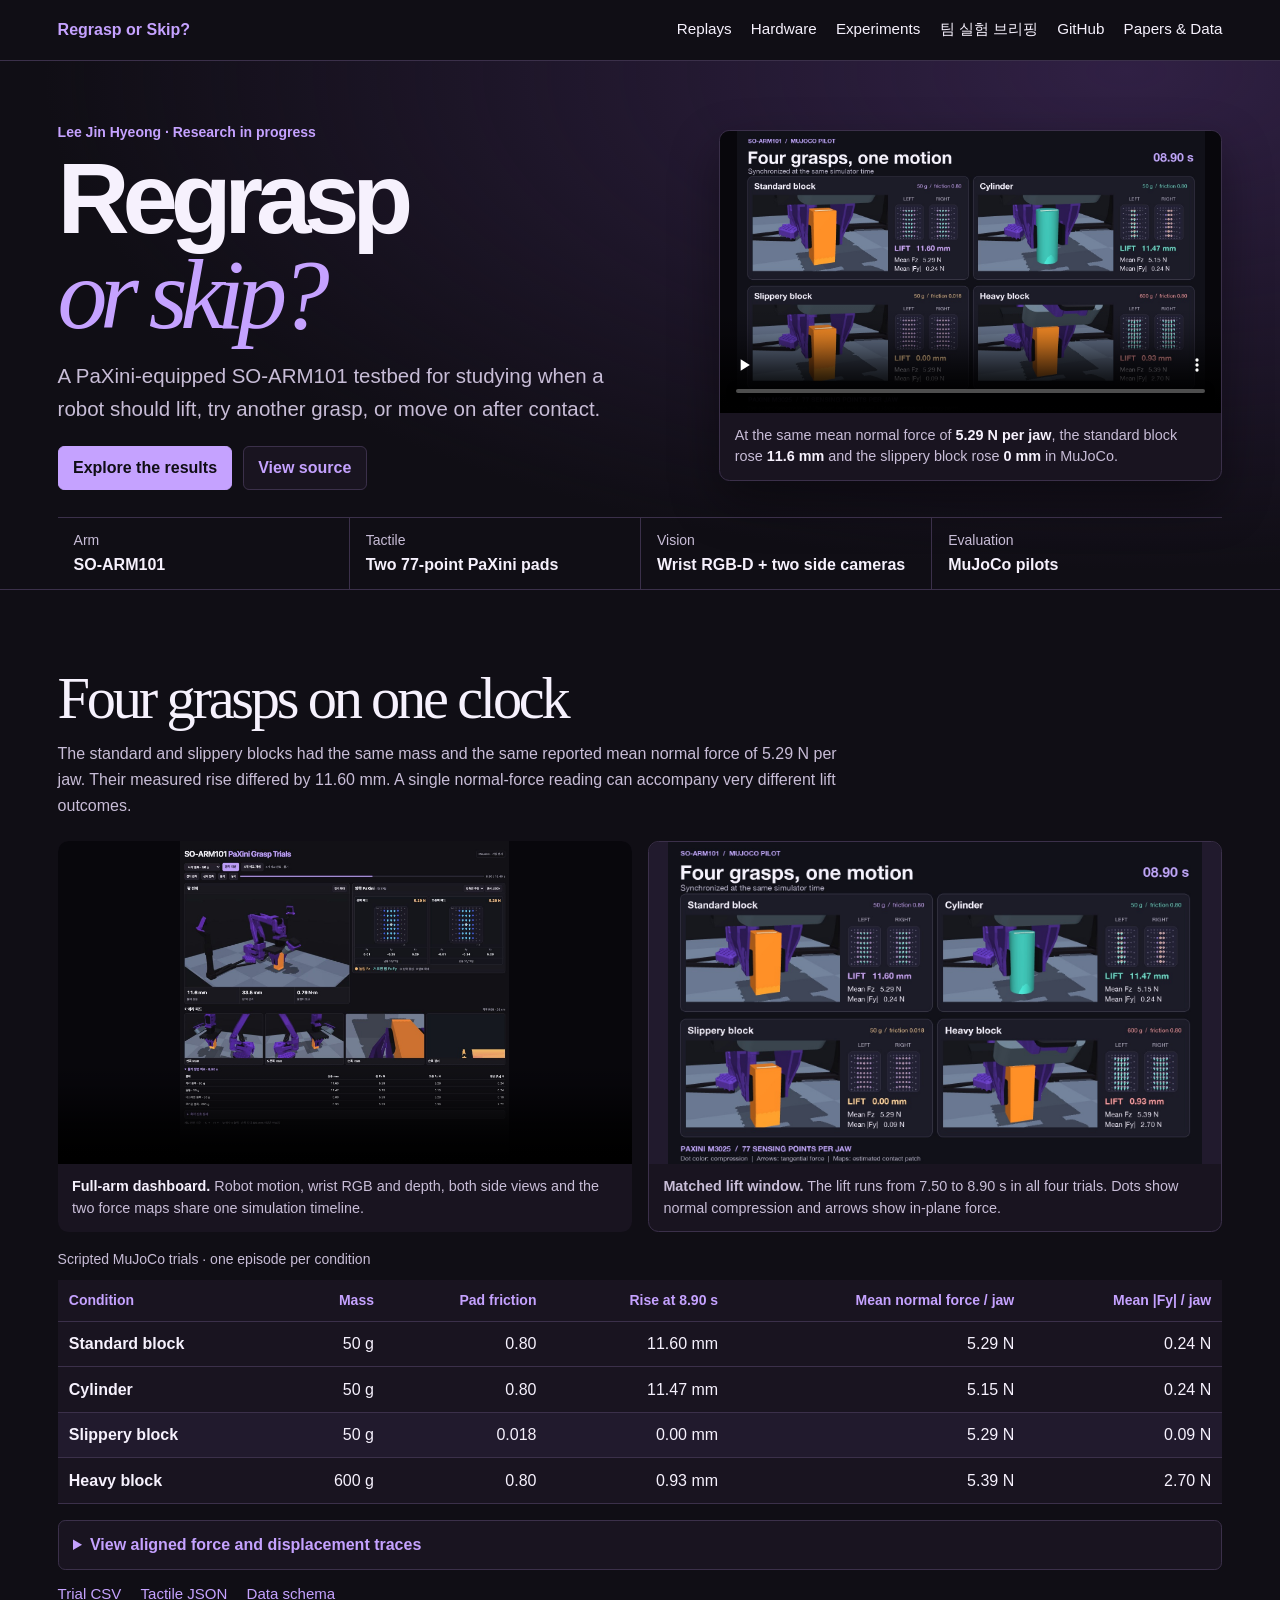
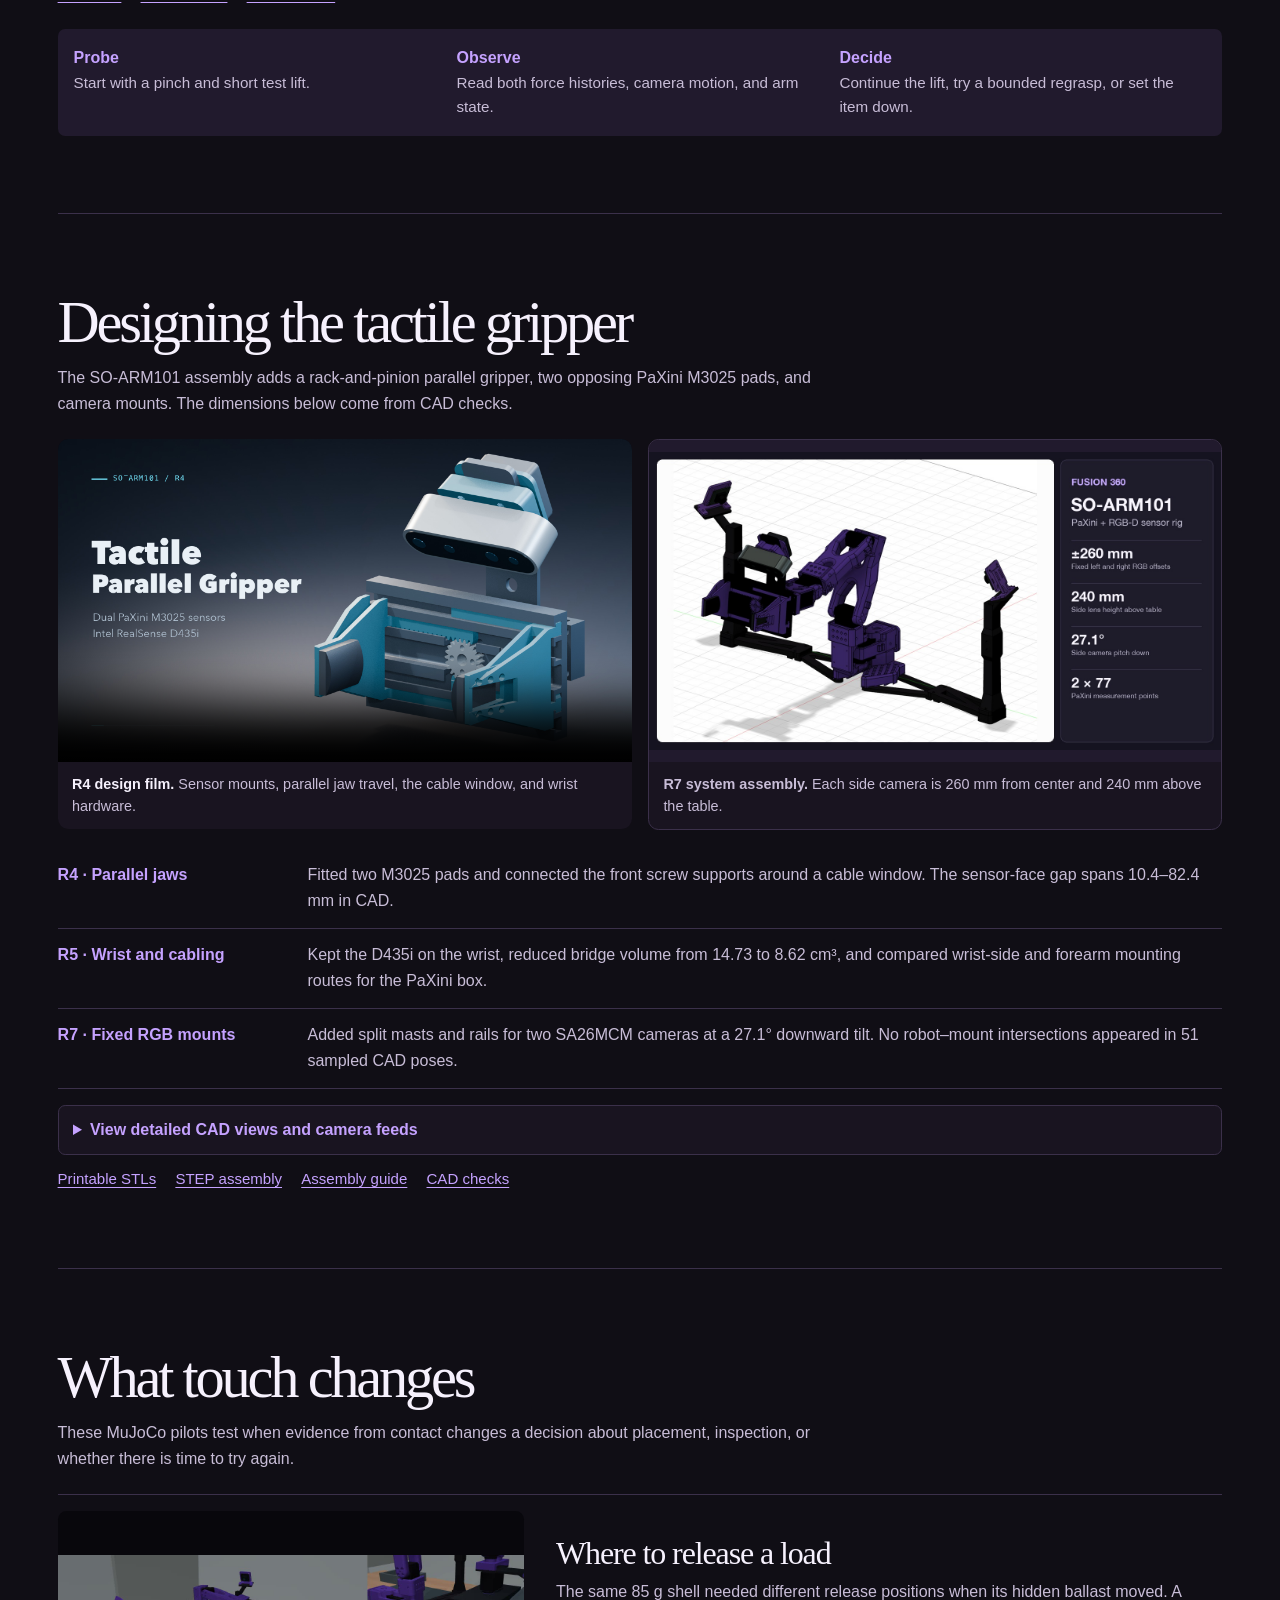
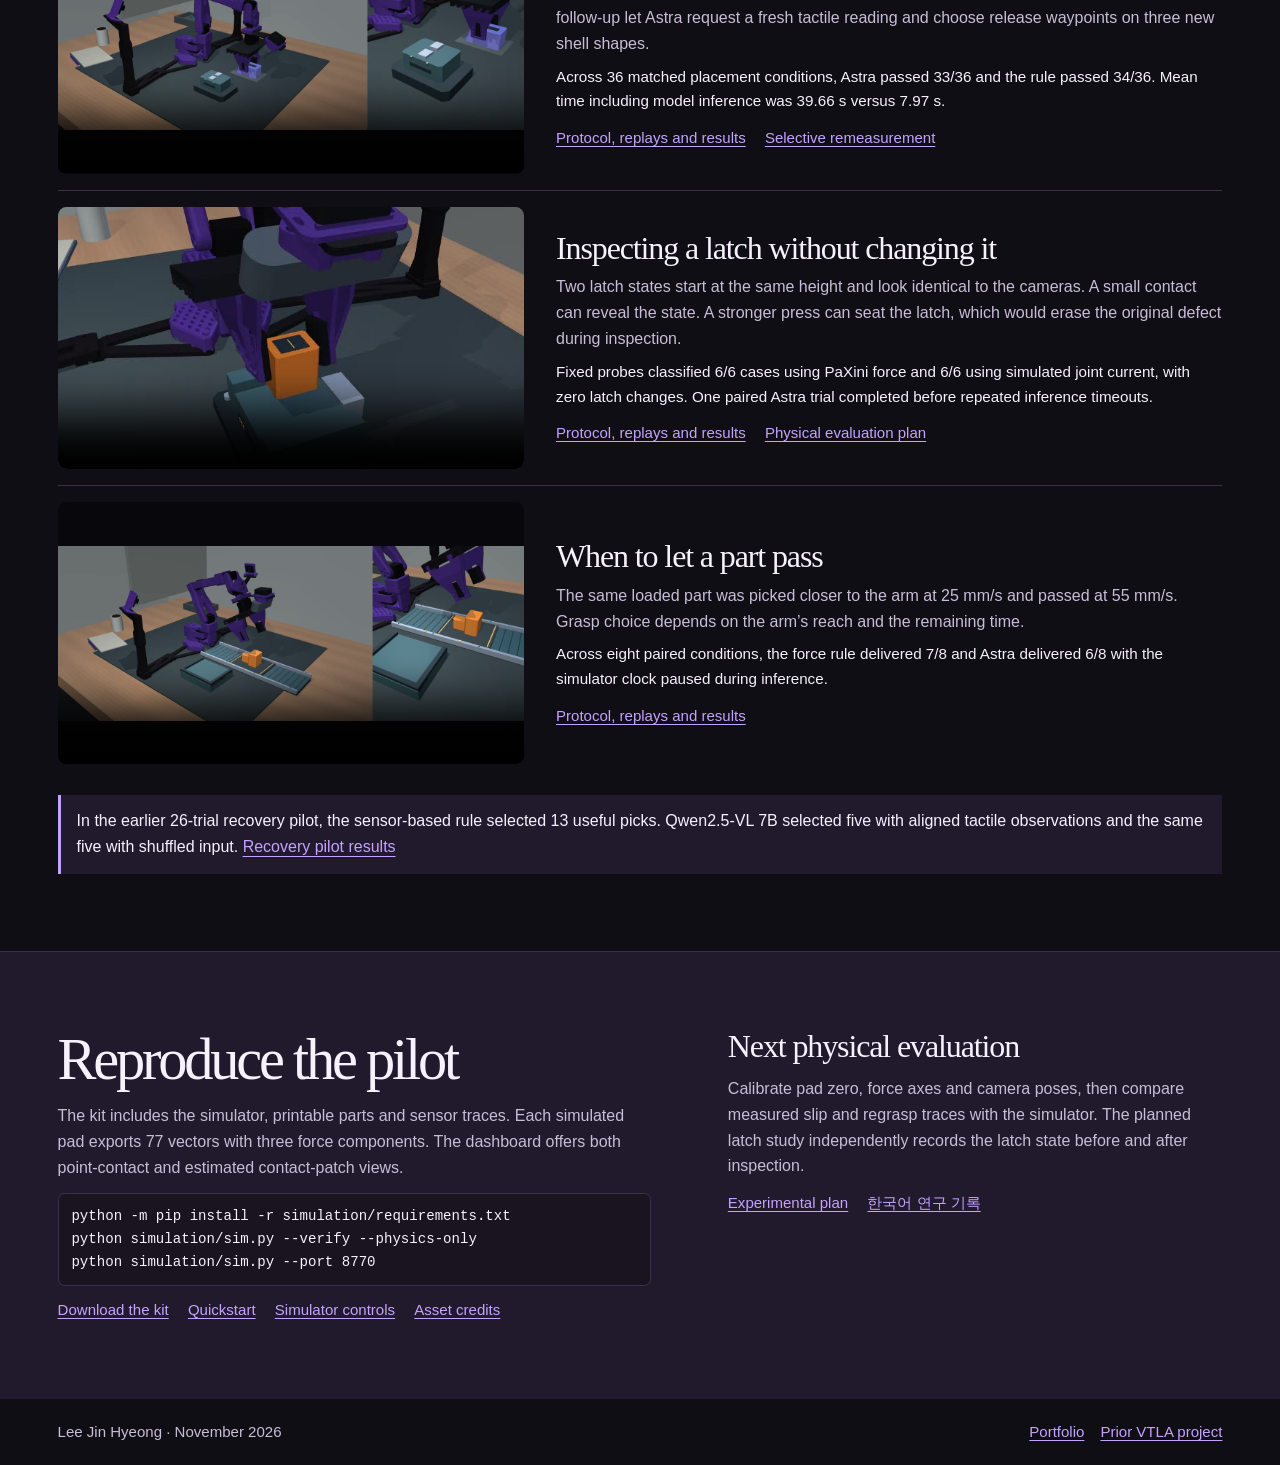
<file: index.html>
<!doctype html>
<html lang="en">
<head>
  <meta charset="utf-8">
  <meta name="viewport" content="width=device-width, initial-scale=1">
  <meta name="theme-color" content="#100e15">
  <meta name="description" content="An in-progress SO-ARM101 research project exploring how tactile feedback can guide manipulation decisions after contact.">
  <meta property="og:title" content="Regrasp or Skip?">
  <meta property="og:description" content="PaXini gripper CAD, synchronized MuJoCo replays, and tactile probing experiments by Lee Jin Hyeong.">
  <title>Regrasp or Skip? · Lee Jin Hyeong</title>
  <link rel="stylesheet" href="site.css?v=2">
</head>
<body>
  <a class="skip" href="#main">Skip to content</a>
  <header class="top wrap">
    <a class="wordmark" href="#main">Regrasp or Skip?</a>
    <nav aria-label="Page sections">
      <a href="#demo">Replays</a>
      <a href="#hardware">Hardware</a>
      <a href="#experiments">Experiments</a>
      <a href="briefing/" lang="ko">팀 실험 브리핑</a>
      <a href="https://github.com/jhyeong687/tactile-grasp-agent">GitHub</a>
      <a href="research/">Papers &amp; Data</a>
    </nav>
  </header>

  <main id="main">
    <section class="hero">
      <div class="wrap hero-grid">
        <div>
          <p class="label">Lee Jin Hyeong · Research in progress</p>
          <h1>Regrasp <em>or skip?</em></h1>
          <p class="deck">A PaXini-equipped SO-ARM101 testbed for studying when a robot should lift, try another grasp, or move on after contact.</p>
          <div class="actions">
            <a class="button primary" href="#demo">Explore the results</a>
            <a class="button" href="https://github.com/jhyeong687/tactile-grasp-agent">View source</a>
          </div>
        </div>
        <figure class="hero-figure player">
          <video src="assets/so101-four-grasps.mp4" poster="assets/grasp-comparison.jpg" controls playsinline muted preload="none" aria-label="Four synchronized MuJoCo grasps and PaXini maps"></video>
          <figcaption>At the same mean normal force of <strong>5.29 N per jaw</strong>, the standard block rose <strong>11.6 mm</strong> and the slippery block rose <strong>0 mm</strong> in MuJoCo.</figcaption>
        </figure>
        <dl class="facts">
          <div><dt>Arm</dt><dd>SO-ARM101</dd></div>
          <div><dt>Tactile</dt><dd>Two 77-point PaXini pads</dd></div>
          <div><dt>Vision</dt><dd>Wrist RGB-D + two side cameras</dd></div>
          <div><dt>Evaluation</dt><dd>MuJoCo pilots</dd></div>
        </dl>
      </div>
    </section>

    <section class="wrap chapter" id="demo">
      <div class="section-intro">
        <h2>Four grasps on one clock</h2>
        <p>The standard and slippery blocks had the same mass and the same reported mean normal force of 5.29 N per jaw. Their measured rise differed by 11.60 mm. A single normal-force reading can accompany very different lift outcomes.</p>
      </div>
      <div class="media-grid">
        <figure class="player">
          <video src="assets/so101-dashboard-synchronized-replay.mp4" poster="assets/mujoco-dashboard.jpg" controls playsinline muted preload="none" aria-label="Full arm, four camera feeds and PaXini dashboard replay"></video>
          <figcaption><strong>Full-arm dashboard.</strong> Robot motion, wrist RGB and depth, both side views and the two force maps share one simulation timeline.</figcaption>
        </figure>
        <figure class="plate">
          <img src="assets/grasp-comparison.jpg" alt="Synchronized comparison of a standard block, cylinder, slippery block and heavy block at the end of the lift window" loading="lazy">
          <figcaption><strong>Matched lift window.</strong> The lift runs from 7.50 to 8.90 s in all four trials. Dots show normal compression and arrows show in-plane force.</figcaption>
        </figure>
      </div>
      <div class="table-scroll" role="region" aria-label="Four grasp measurements" tabindex="0">
        <table>
          <caption>Scripted MuJoCo trials · one episode per condition</caption>
          <thead><tr><th scope="col">Condition</th><th scope="col">Mass</th><th scope="col">Pad friction</th><th scope="col">Rise at 8.90 s</th><th scope="col">Mean normal force / jaw</th><th scope="col">Mean |Fy| / jaw</th></tr></thead>
          <tbody>
            <tr><th scope="row">Standard block</th><td>50 g</td><td>0.80</td><td>11.60 mm</td><td>5.29 N</td><td>0.24 N</td></tr>
            <tr><th scope="row">Cylinder</th><td>50 g</td><td>0.80</td><td>11.47 mm</td><td>5.15 N</td><td>0.24 N</td></tr>
            <tr class="emphasis"><th scope="row">Slippery block</th><td>50 g</td><td>0.018</td><td>0.00 mm</td><td>5.29 N</td><td>0.09 N</td></tr>
            <tr><th scope="row">Heavy block</th><td>600 g</td><td>0.80</td><td>0.93 mm</td><td>5.39 N</td><td>2.70 N</td></tr>
          </tbody>
        </table>
      </div>
      <details class="traces">
        <summary>View aligned force and displacement traces</summary>
        <img src="assets/pilot-force-traces.png" alt="Time traces comparing grip force, tangential force and object rise across four grasp conditions" loading="lazy">
      </details>
      <div class="inline-links">
        <a href="https://github.com/jhyeong687/tactile-grasp-agent/blob/main/data/trial-traces.csv">Trial CSV</a>
        <a href="https://github.com/jhyeong687/tactile-grasp-agent/blob/main/data/tactile-pilot.json">Tactile JSON</a>
        <a href="https://github.com/jhyeong687/tactile-grasp-agent/blob/main/data/README.md">Data schema</a>
      </div>
      <ol class="pipeline" aria-label="Recovery experiment sequence">
        <li><strong>Probe</strong><span>Start with a pinch and short test lift.</span></li>
        <li><strong>Observe</strong><span>Read both force histories, camera motion, and arm state.</span></li>
        <li><strong>Decide</strong><span>Continue the lift, try a bounded regrasp, or set the item down.</span></li>
      </ol>
    </section>

    <section class="wrap chapter" id="hardware">
      <div class="section-intro">
        <h2>Designing the tactile gripper</h2>
        <p>The SO-ARM101 assembly adds a rack-and-pinion parallel gripper, two opposing PaXini M3025 pads, and camera mounts. The dimensions below come from CAD checks.</p>
      </div>
      <div class="media-grid">
        <figure class="player">
          <video src="assets/so101-gripper-r4.mp4" poster="assets/gripper-r4.jpg" controls playsinline muted preload="none" aria-label="R4 tactile gripper CAD design film"></video>
          <figcaption><strong>R4 design film.</strong> Sensor mounts, parallel jaw travel, the cable window, and wrist hardware.</figcaption>
        </figure>
        <figure class="plate">
          <img src="assets/fusion-r7-system.jpg" alt="Fusion CAD of the SO-ARM101 with parallel tactile jaws and two RGB cameras on violet stands" loading="lazy">
          <figcaption><strong>R7 system assembly.</strong> Each side camera is 260 mm from center and 240 mm above the table.</figcaption>
        </figure>
      </div>
      <dl class="design-rows">
        <div><dt>R4 · Parallel jaws</dt><dd>Fitted two M3025 pads and connected the front screw supports around a cable window. The sensor-face gap spans 10.4–82.4 mm in CAD.</dd></div>
        <div><dt>R5 · Wrist and cabling</dt><dd>Kept the D435i on the wrist, reduced bridge volume from 14.73 to 8.62 cm³, and compared wrist-side and forearm mounting routes for the PaXini box.</dd></div>
        <div><dt>R7 · Fixed RGB mounts</dt><dd>Added split masts and rails for two SA26MCM cameras at a 27.1° downward tilt. No robot–mount intersections appeared in 51 sampled CAD poses.</dd></div>
      </dl>
      <details class="traces">
        <summary>View detailed CAD views and camera feeds</summary>
        <div class="media-grid">
          <figure class="plate"><img src="assets/fusion-hardware-details.jpg" alt="Close Fusion CAD views of the R4 jaws and violet SA26MCM mount" loading="lazy"><figcaption>Gripper and fixed-camera mounts.</figcaption></figure>
          <figure class="plate"><img src="assets/camera-views.jpg" alt="Four matched views from the two side cameras, wrist RGB and wrist depth" loading="lazy"><figcaption>Left RGB, right RGB, wrist RGB and depth.</figcaption></figure>
        </div>
      </details>
      <div class="inline-links"><a href="https://github.com/jhyeong687/tactile-grasp-agent/tree/main/cad/rgb-26cm/STL">Printable STLs</a><a href="https://github.com/jhyeong687/tactile-grasp-agent/blob/main/cad/rgb-26cm/mount-assembly.step">STEP assembly</a><a href="https://github.com/jhyeong687/tactile-grasp-agent/blob/main/cad/README.md">Assembly guide</a><a href="https://github.com/jhyeong687/tactile-grasp-agent/blob/main/data/cad-clearance.json">CAD checks</a></div>
    </section>

    <section class="wrap chapter" id="experiments">
      <div class="section-intro">
        <h2>What touch changes</h2>
        <p>These MuJoCo pilots test when evidence from contact changes a decision about placement, inspection, or whether there is time to try again.</p>
      </div>
      <article class="study" id="placement">
        <video controls playsinline muted preload="none" src="assets/placement.mp4" poster="assets/placement-poster.jpg" aria-label="Where to release a load simulation replay"></video>
        <div class="study-copy">
          <h3>Where to release a load</h3>
          <p>The same 85 g shell needed different release positions when its hidden ballast moved. A follow-up let Astra request a fresh tactile reading and choose release waypoints on three new shell shapes.</p>
          <p class="result">Across 36 matched placement conditions, Astra passed 33/36 and the rule passed 34/36. Mean time including model inference was 39.66 s versus 7.97 s.</p>
          <div class="inline-links"><a href="https://github.com/jhyeong687/tactile-grasp-agent/blob/main/docs/stacking-astra-free-placement.ko.md">Protocol, replays and results</a><a href="https://github.com/jhyeong687/tactile-grasp-agent/blob/main/docs/stacking-selective-recheck.ko.md">Selective remeasurement</a></div>
        </div>
      </article>
      <article class="study" id="latch">
        <video controls playsinline muted preload="none" src="assets/latch-inspection.mp4" poster="assets/latch-poster.jpg" aria-label="Inspecting a latch without changing it simulation replay"></video>
        <div class="study-copy">
          <h3>Inspecting a latch without changing it</h3>
          <p>Two latch states start at the same height and look identical to the cameras. A small contact can reveal the state. A stronger press can seat the latch, which would erase the original defect during inspection.</p>
          <p class="result">Fixed probes classified 6/6 cases using PaXini force and 6/6 using simulated joint current, with zero latch changes. One paired Astra trial completed before repeated inference timeouts.</p>
          <div class="inline-links"><a href="https://github.com/jhyeong687/tactile-grasp-agent/blob/main/docs/flush-latch-inspection.ko.md">Protocol, replays and results</a><a href="https://github.com/jhyeong687/tactile-grasp-agent/blob/main/docs/diagnose-before-repair.ko.md">Physical evaluation plan</a></div>
        </div>
      </article>
      <article class="study" id="conveyor">
        <video controls playsinline muted preload="none" src="assets/conveyor.mp4" poster="assets/conveyor-poster.jpg" aria-label="When to let a part pass simulation replay"></video>
        <div class="study-copy">
          <h3>When to let a part pass</h3>
          <p>The same loaded part was picked closer to the arm at 25 mm/s and passed at 55 mm/s. Grasp choice depends on the arm’s reach and the remaining time.</p>
          <p class="result">Across eight paired conditions, the force rule delivered 7/8 and Astra delivered 6/8 with the simulator clock paused during inference.</p>
          <div class="inline-links"><a href="https://github.com/jhyeong687/tactile-grasp-agent/blob/main/docs/conveyor-pilot.ko.md">Protocol, replays and results</a></div>
        </div>
      </article>
      <p class="note">In the earlier 26-trial recovery pilot, the sensor-based rule selected 13 useful picks. Qwen2.5-VL 7B selected five with aligned tactile observations and the same five with shuffled input. <a href="https://github.com/jhyeong687/tactile-grasp-agent/blob/main/docs/recovery-pilot.md">Recovery pilot results</a></p>
    </section>

    <section class="chapter resources" id="reproduce">
      <div class="wrap resource-grid">
        <div>
          <h2>Reproduce the pilot</h2>
          <p>The kit includes the simulator, printable parts and sensor traces. Each simulated pad exports 77 vectors with three force components. The dashboard offers both point-contact and estimated contact-patch views.</p>
          <pre><code>python -m pip install -r simulation/requirements.txt
python simulation/sim.py --verify --physics-only
python simulation/sim.py --port 8770</code></pre>
          <div class="inline-links"><a href="https://github.com/jhyeong687/tactile-grasp-agent/releases/download/v0.2.2/so101-tactile-recovery-kit.zip">Download the kit</a><a href="https://github.com/jhyeong687/tactile-grasp-agent/blob/main/docs/quickstart.md">Quickstart</a><a href="https://github.com/jhyeong687/tactile-grasp-agent/blob/main/simulation/README.md">Simulator controls</a><a href="https://github.com/jhyeong687/tactile-grasp-agent/blob/main/docs/sources.md">Asset credits</a></div>
        </div>
        <div>
          <h3>Next physical evaluation</h3>
          <p>Calibrate pad zero, force axes and camera poses, then compare measured slip and regrasp traces with the simulator. The planned latch study independently records the latch state before and after inspection.</p>
          <div class="inline-links"><a href="https://github.com/jhyeong687/tactile-grasp-agent/blob/main/docs/experimental-plan.md">Experimental plan</a><a href="https://github.com/jhyeong687/tactile-grasp-agent/blob/main/docs/research-notes.ko.md">한국어 연구 기록</a></div>
        </div>
      </div>
    </section>
  </main>
  <footer class="wrap footer"><span>Lee Jin Hyeong · November 2026</span><a href="https://jhyeong687.github.io/">Portfolio</a><a href="https://jhyeong687.github.io/VTLA/">Prior VTLA project</a></footer>
</body>
</html>
</file>
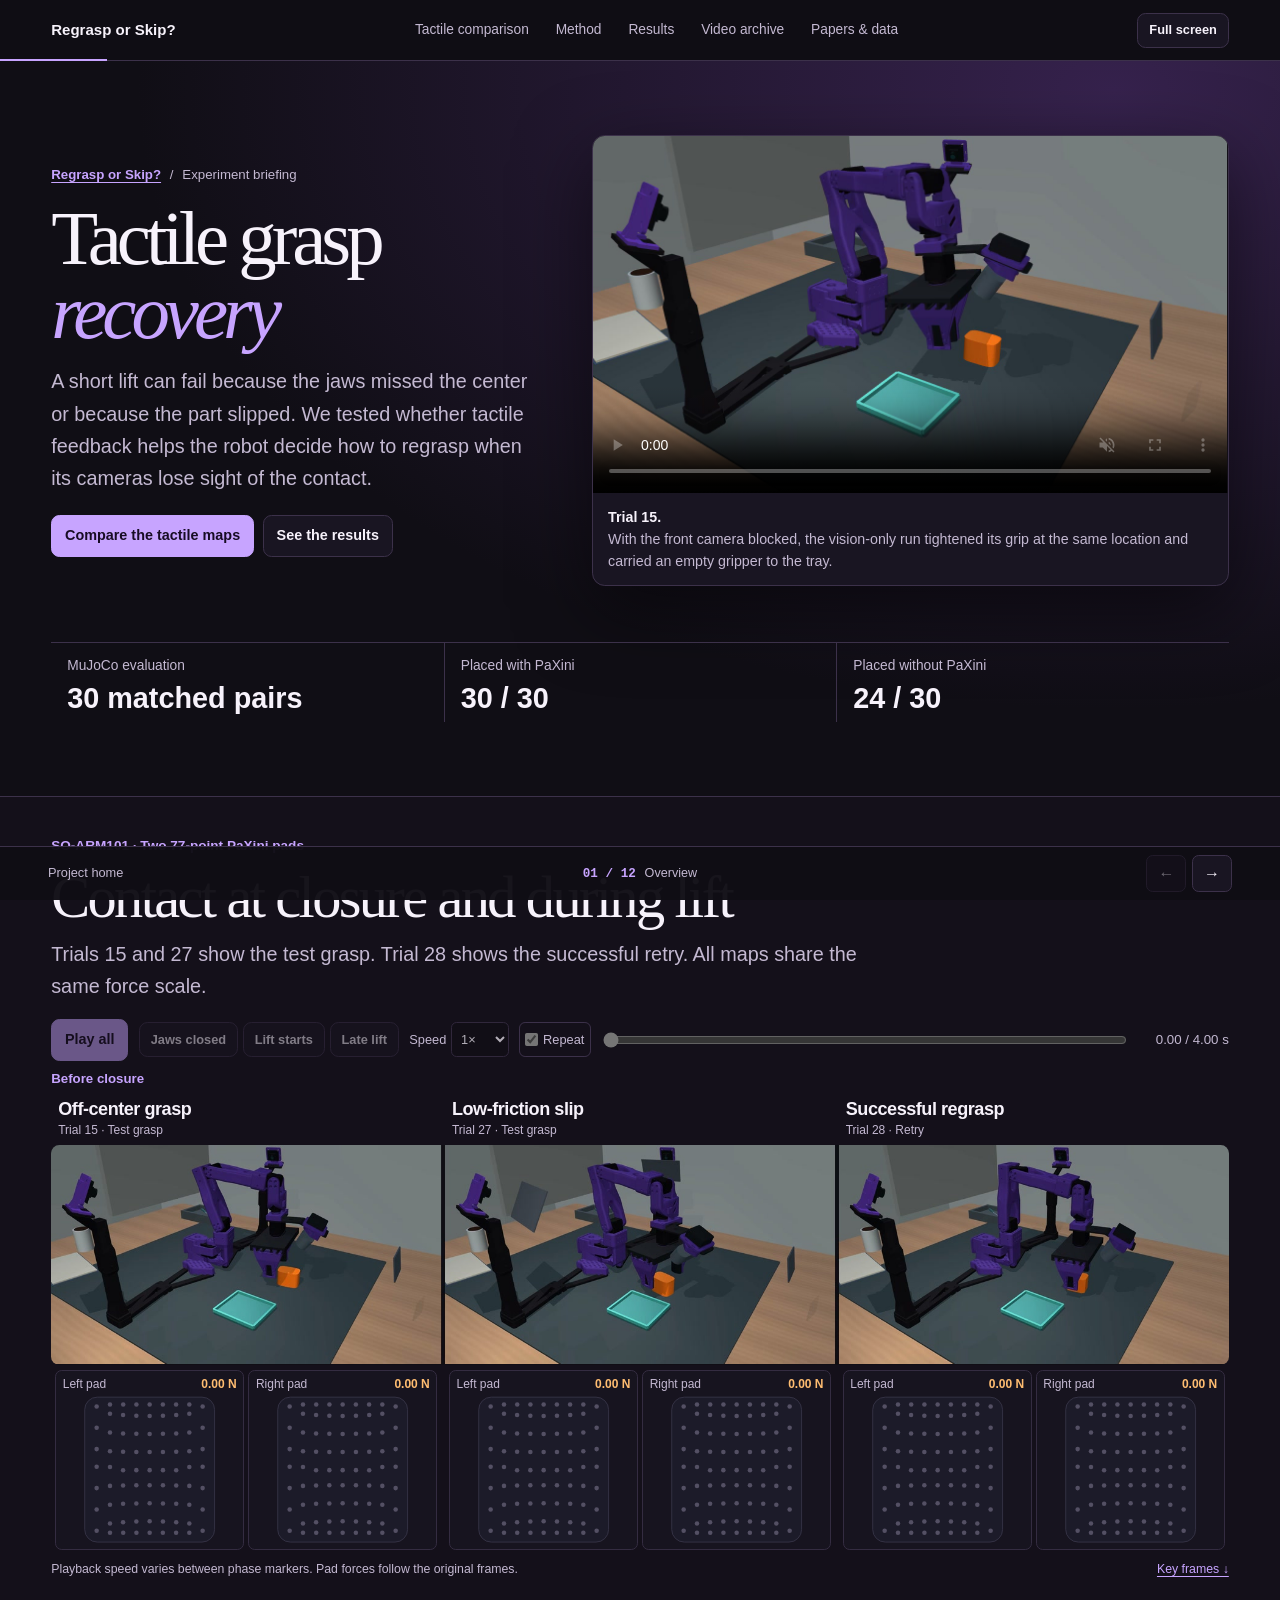
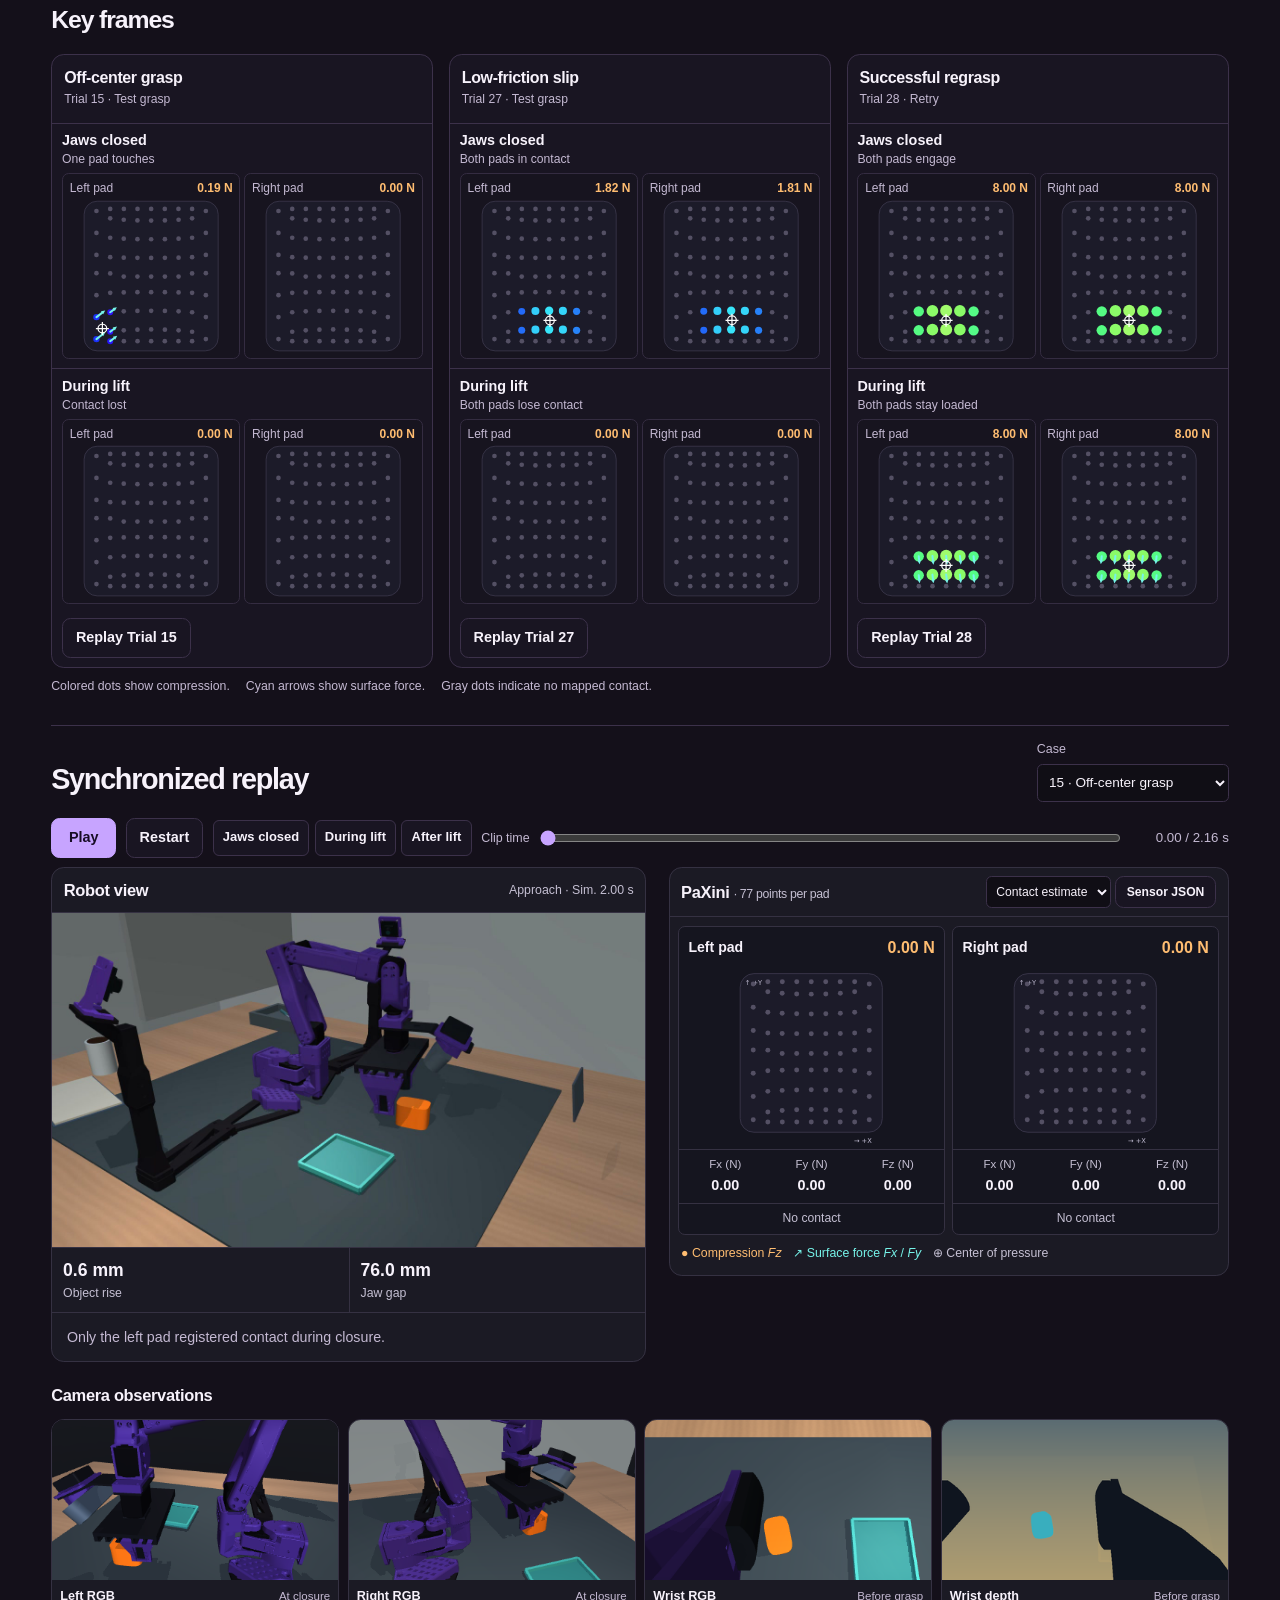
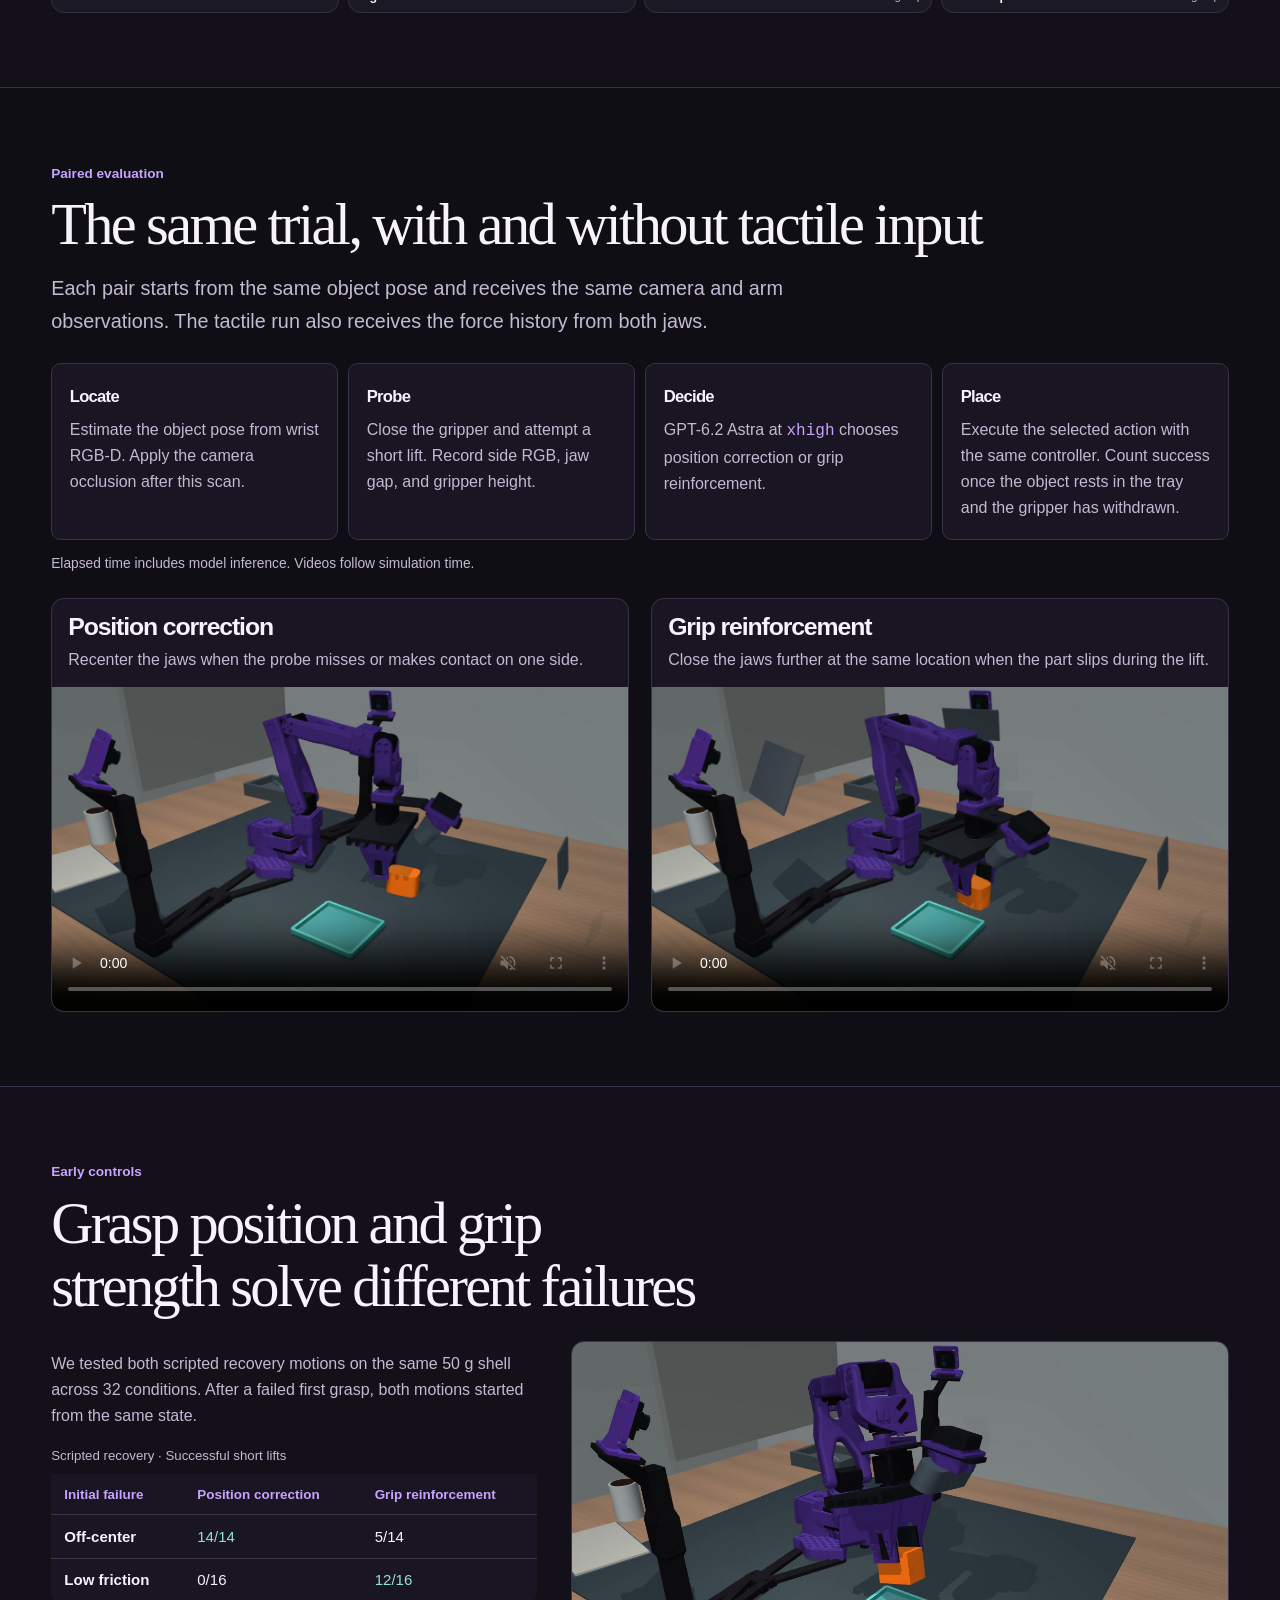
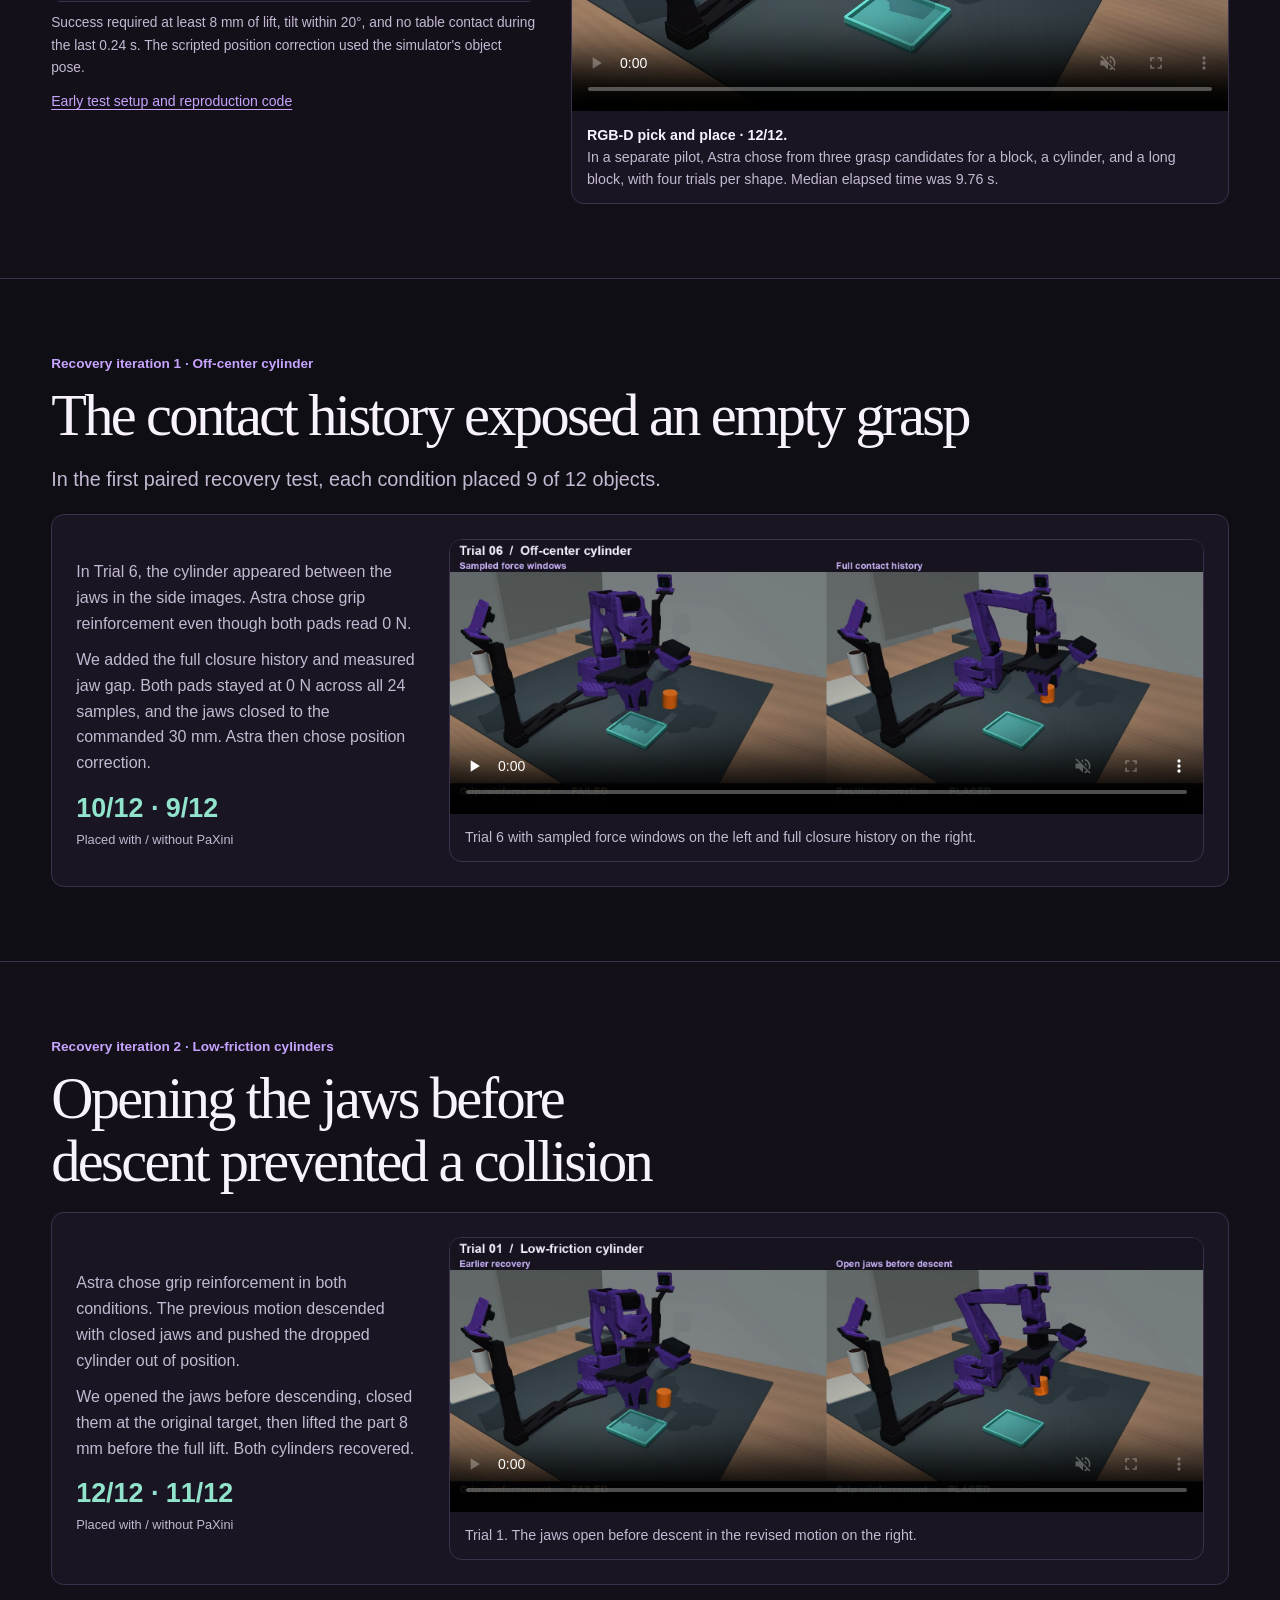
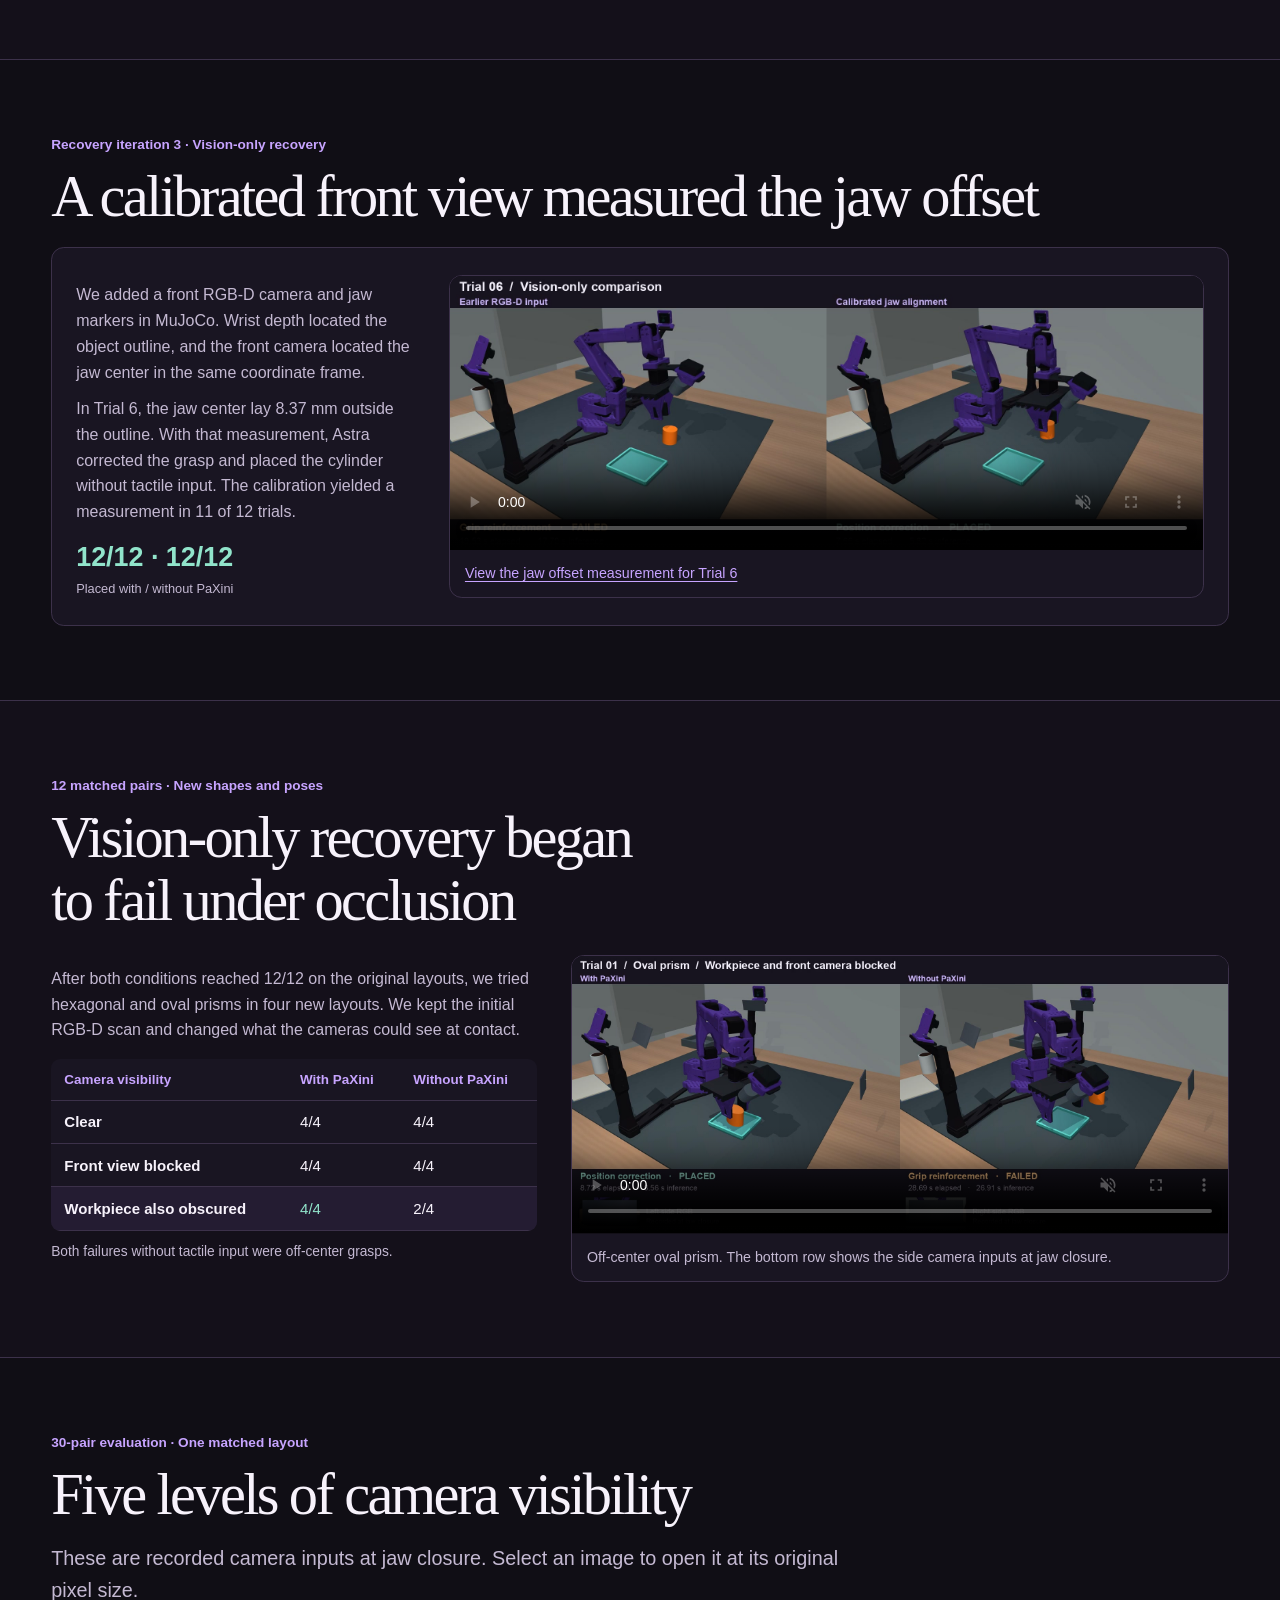
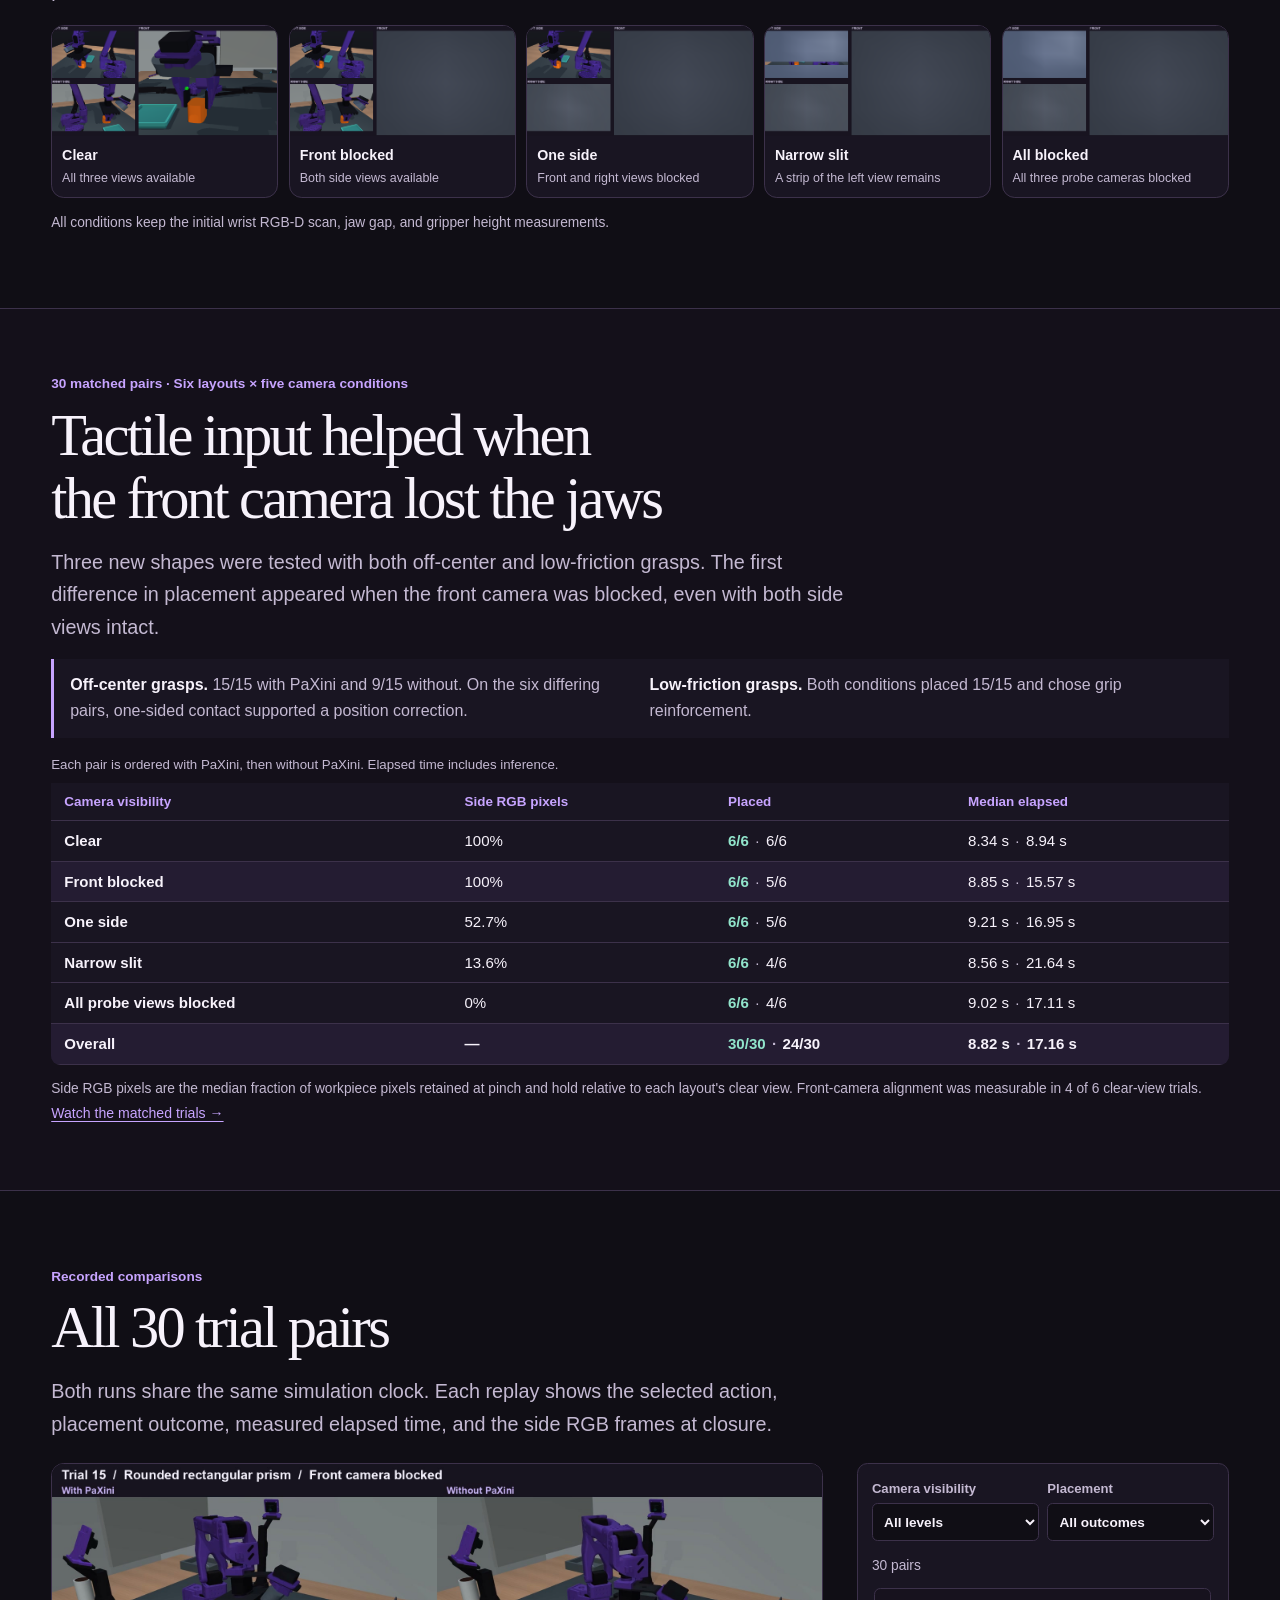
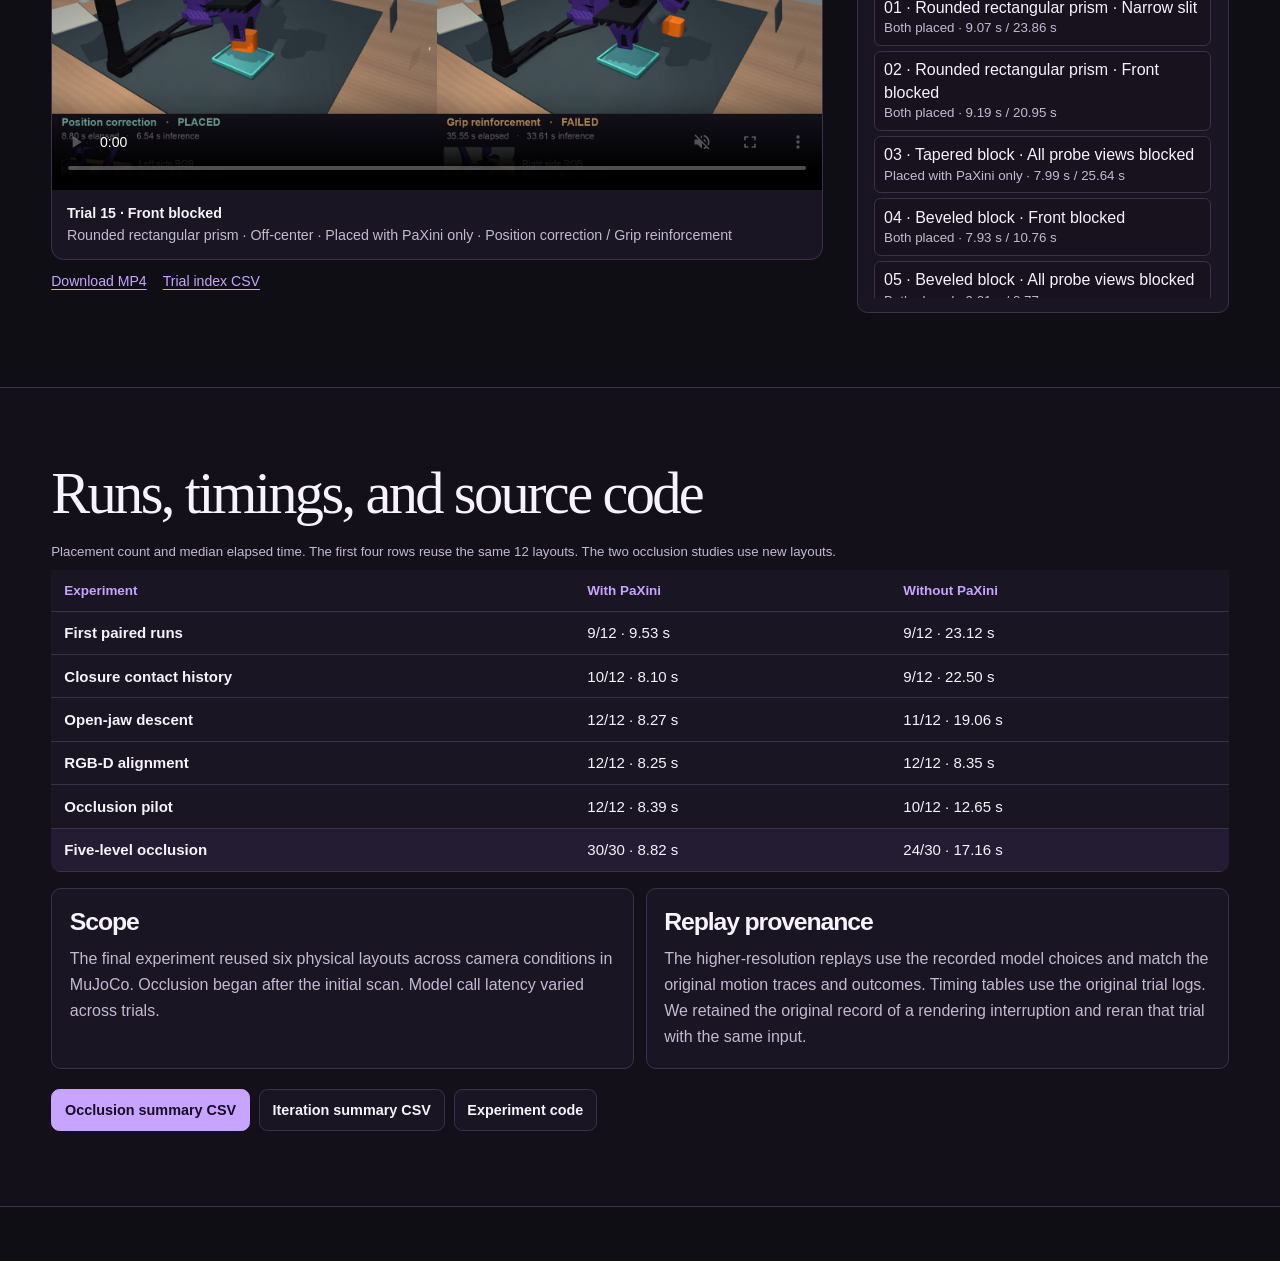
<file: briefing/index.html>
<!doctype html>
<html lang="en">
<head>
  <meta charset="utf-8">
  <meta name="viewport" content="width=device-width,initial-scale=1">
  <meta name="theme-color" content="#100e15">
  <meta name="description" content="Paired MuJoCo experiments on tactile grasp recovery with an SO-ARM101 and two PaXini pads.">
  <meta property="og:title" content="Tactile Grasp Recovery · Regrasp or Skip?">
  <meta property="og:description" content="30 matched pairs across five levels of camera occlusion.">
  <meta property="og:image" content="https://jhyeong687.github.io/tactile-grasp-agent/briefing/media/start-here.jpg?rev=hd">
  <title>Tactile Grasp Recovery · Regrasp or Skip?</title>
  <link rel="stylesheet" href="brief.css?v=slow">
  <script src="brief.js?v=sync" defer></script>
  <script src="touch.js?v=autoplay" defer></script>
</head>
<body>
<a class="skip" href="#opening">Skip to content</a>
<header class="mast">
  <div class="mast-inner">
    <a class="brand" href="../">Regrasp or Skip?</a>
    <nav aria-label="Page sections">
      <a href="#touch">Tactile comparison</a><a href="#protocol">Method</a><a href="#graded">Results</a><a href="#library">Video archive</a><a href="../research/">Papers &amp; data</a>
    </nav>
    <button class="button button-small" id="fullscreen" type="button" hidden>Full screen</button>
  </div>
  <div class="progress" aria-hidden="true"><span id="progress"></span></div>
</header>

<main id="deck">
<section class="slide hero" id="opening" data-title="Overview">
  <div class="frame hero-grid">
    <div class="hero-copy">
      <p class="project-path"><a href="../">Regrasp or Skip?</a><span aria-hidden="true">/</span><span>Experiment briefing</span></p>
      <h1>Tactile grasp<br><em>recovery</em></h1>
      <p class="lead">A short lift can fail because the jaws missed the center or because the part slipped. We tested whether tactile feedback helps the robot decide how to regrasp when its cameras lose sight of the contact.</p>
      <div class="hero-actions">
        <a class="button primary" href="#touch">Compare the tactile maps</a>
        <a class="button" href="#graded">See the results</a>
      </div>
    </div>
    <figure class="plate hero-video">
      <video src="media/start-here.mp4?v=hd" poster="media/start-here.jpg?v=hd" autoplay muted playsinline loop controls preload="metadata" aria-label="The gripper moves toward the tray while the orange workpiece stays on the table"></video>
      <figcaption><strong>Trial 15.</strong> With the front camera blocked, the vision-only run tightened its grip at the same location and carried an empty gripper to the tray.</figcaption>
    </figure>
    <dl class="hero-facts">
      <div><dt>MuJoCo evaluation</dt><dd>30 matched pairs</dd></div>
      <div><dt>Placed with PaXini</dt><dd>30 / 30</dd></div>
      <div><dt>Placed without PaXini</dt><dd>24 / 30</dd></div>
    </dl>
  </div>
</section>

<section class="slide" id="touch" data-title="Tactile comparison">
  <div class="frame">
    <p class="eyebrow">SO-ARM101 · Two 77-point PaXini pads</p>
    <h2>Contact at closure and during lift</h2>
    <p class="lede">Trials 15 and 27 show the test grasp. Trial 28 shows the successful retry. All maps share the same force scale.</p>
    <section class="comparison-live" aria-label="Synchronized playback of all three trials">
      <div class="compare-toolbar" aria-label="Shared playback controls">
        <button class="button primary" id="compare-play" type="button" disabled>Play all</button>
        <div class="compare-jumps" aria-label="Shared phase markers">
          <button class="button button-small" type="button" data-compare-jump="Jaws closed" disabled>Jaws closed</button>
          <button class="button button-small" type="button" data-compare-jump="Lift starts" disabled>Lift starts</button>
          <button class="button button-small" type="button" data-compare-jump="Late lift" disabled>Late lift</button>
        </div>
        <div class="compare-options">
          <label class="compare-speed">Speed
            <select id="compare-speed" aria-label="Playback speed" disabled>
              <option value="1" selected>1×</option>
              <option value="0.5">0.5×</option>
            </select>
          </label>
          <label class="compare-repeat"><input id="compare-repeat" type="checkbox" checked disabled>Repeat</label>
        </div>
        <div class="clip-clock compare-clock">
          <label class="visually-hidden" for="compare-seek">Comparison timeline</label>
          <input id="compare-seek" type="range" disabled min="0" max="50" step="1" value="0">
          <output id="compare-time" for="compare-seek">0.00 s</output>
        </div>
      </div>
      <p id="compare-status" class="compare-status">Loading comparison</p>
      <div class="live-grid live-headings">
        <div><h3>Off-center grasp</h3><p>Trial 15 · Test grasp</p></div>
        <div><h3>Low-friction slip</h3><p>Trial 27 · Test grasp</p></div>
        <div><h3>Successful regrasp</h3><p>Trial 28 · Retry</p></div>
      </div>
      <video id="compare-video" data-manual-playback width="1932" height="360" muted playsinline preload="metadata"
        src="media/touch-synchronized.mp4" poster="media/touch-synchronized.jpg"
        aria-label="Trials 15, 27, and 28 aligned at jaw closure and lift onset"></video>
      <div class="live-grid">
        <div class="live-pads comparison-pads" data-live-trial="offset" role="group" aria-label="Trial 15 tactile pads"></div>
        <div class="live-pads comparison-pads" data-live-trial="slip" role="group" aria-label="Trial 27 tactile pads"></div>
        <div class="live-pads comparison-pads" data-live-trial="recovered" role="group" aria-label="Trial 28 tactile pads"></div>
      </div>
      <p class="comparison-legend"><span>Playback speed varies between phase markers. Pad forces follow the original frames.</span><a href="#touch-keyframes">Key frames ↓</a></p>
    </section>
    <h3 id="touch-keyframes">Key frames</h3>
    <div class="case-overview" id="touch-comparison" aria-label="Three cases compared at closure and during lift">
      <article class="plate comparison-case" data-comparison="offset">
        <header><h3>Off-center grasp</h3><p>Trial 15 · Test grasp</p></header>
        <div class="comparison-stages">
          <section data-compare-stage="0"><h4>Jaws closed</h4><p>One pad touches</p><div class="comparison-pads"></div></section>
          <section data-compare-stage="1"><h4>During lift</h4><p>Contact lost</p><div class="comparison-pads"></div></section>
        </div>
        <button class="button" type="button" data-touch-case="offset">Replay Trial 15</button>
      </article>
      <article class="plate comparison-case" data-comparison="slip">
        <header><h3>Low-friction slip</h3><p>Trial 27 · Test grasp</p></header>
        <div class="comparison-stages">
          <section data-compare-stage="0"><h4>Jaws closed</h4><p>Both pads in contact</p><div class="comparison-pads"></div></section>
          <section data-compare-stage="1"><h4>During lift</h4><p>Both pads lose contact</p><div class="comparison-pads"></div></section>
        </div>
        <button class="button" type="button" data-touch-case="slip">Replay Trial 27</button>
      </article>
      <article class="plate comparison-case" data-comparison="recovered">
        <header><h3>Successful regrasp</h3><p>Trial 28 · Retry</p></header>
        <div class="comparison-stages">
          <section data-compare-stage="0"><h4>Jaws closed</h4><p>Both pads engage</p><div class="comparison-pads"></div></section>
          <section data-compare-stage="1"><h4>During lift</h4><p>Both pads stay loaded</p><div class="comparison-pads"></div></section>
        </div>
        <button class="button" type="button" data-touch-case="recovered">Replay Trial 28</button>
      </article>
    </div>
    <p class="comparison-legend"><span>Colored dots show compression.</span><span>Cyan arrows show surface force.</span><span>Gray dots indicate no mapped contact.</span></p>
    <div class="replay-intro" id="touch-detail">
      <h3 id="touch-detail-title" tabindex="-1">Synchronized replay</h3>
      <label>Case
        <select id="touch-case" aria-label="Replay case">
          <option value="offset">15 · Off-center grasp</option>
          <option value="slip">27 · Low-friction slip</option>
          <option value="recovered">28 · Successful regrasp</option>
        </select>
      </label>
    </div>
    <div class="replay-toolbar" aria-label="Replay controls">
      <button class="button primary" id="touch-play" type="button" disabled>Play</button>
      <button class="button" id="touch-restart" type="button" disabled>Restart</button>
      <div class="touch-jumps" aria-label="Jump to an event">
        <button type="button" disabled>Jaws closed</button>
        <button type="button" disabled>During lift</button>
        <button type="button" disabled>After lift</button>
      </div>
      <div class="clip-clock">
        <label for="touch-seek">Clip time</label>
        <input id="touch-seek" type="range" disabled min="0" max="4" step=".08" value="0">
        <output id="touch-time" for="touch-seek">0.00 s</output>
      </div>
    </div>
    <div class="touch-layout">
      <figure class="plate replay-scene">
        <div class="replay-head"><h3>Robot view</h3><span id="touch-phase">Loading recording</span></div>
        <video id="touch-video" data-manual-playback width="1280" height="720" src="media/touch-offset.mp4?v=compare" poster="media/touch-offset.jpg?v=compare" muted playsinline preload="auto" aria-label="Full-arm replay synchronized with both tactile pads"></video>
        <div class="scene-metrics">
          <div><output id="touch-lift">—</output><span>Object rise</span></div>
          <div><output id="touch-gap">—</output><span>Jaw gap</span></div>
        </div>
        <figcaption id="touch-caption">Only the left pad registered contact during closure.</figcaption>
      </figure>
      <section class="plate replay-pads" aria-labelledby="touch-pad-title">
        <div class="replay-head"><h3 id="touch-pad-title">PaXini <span>· 77 points per pad</span></h3>
          <div class="pad-tools">
            <select id="touch-mode" aria-label="Tactile map display">
              <option value="estimate">Contact estimate</option>
              <option value="active">Contact points</option>
            </select>
            <a id="touch-download" class="button button-small" href="data/touch-offset.json?v=compare" download="touch-offset.json">Sensor JSON</a>
          </div></div>
        <div class="touch-pads" id="touch-pads"></div>
        <p class="touch-legend"><span class="normal">● Compression <var>Fz</var></span><span class="shear">↗ Surface force <var>Fx</var> / <var>Fy</var></span><span>⊕ Center of pressure</span></p>
        <output id="touch-point" hidden></output>
      </section>
    </div>
    <section class="replay-cameras" aria-labelledby="camera-frames">
      <div class="replay-head"><h3 id="camera-frames">Camera observations</h3></div>
      <div class="feed-grid">
        <a class="plate camera-feed" data-feed="pinch_left_rgb" href="media/observations/offset-pinch_left_rgb.png"><img alt="Left side RGB at jaw closure" width="384" height="216" loading="lazy"><span>Left RGB <small>At closure</small></span></a>
        <a class="plate camera-feed" data-feed="pinch_right_rgb" href="media/observations/offset-pinch_right_rgb.png"><img alt="Right side RGB at jaw closure" width="384" height="216" loading="lazy"><span>Right RGB <small>At closure</small></span></a>
        <a class="plate camera-feed" data-feed="pre_wrist_rgb" href="media/observations/offset-pre_wrist_rgb.png"><img alt="Wrist RGB before the probe" width="384" height="216" loading="lazy"><span>Wrist RGB <small>Before grasp</small></span></a>
        <a class="plate camera-feed" data-feed="pre_wrist_depth_preview" href="media/observations/offset-pre_wrist_depth_preview.png"><img alt="Wrist depth preview before the probe" width="384" height="216" loading="lazy"><span>Wrist depth <small>Before grasp</small></span></a>
      </div>
    </section>
    <noscript><p><a href="media/touch-offset.mp4?v=compare">Download the Trial 15 replay</a></p></noscript>
  </div>
</section>

<section class="slide" id="protocol" data-title="Method">
  <div class="frame">
    <p class="eyebrow">Paired evaluation</p>
    <h2>The same trial, with and without tactile input</h2>
    <p class="lede">Each pair starts from the same object pose and receives the same camera and arm observations. The tactile run also receives the force history from both jaws.</p>
    <ol class="flow">
      <li><h3>Locate</h3><p>Estimate the object pose from wrist RGB-D. Apply the camera occlusion after this scan.</p></li>
      <li><h3>Probe</h3><p>Close the gripper and attempt a short lift. Record side RGB, jaw gap, and gripper height.</p></li>
      <li><h3>Decide</h3><p>GPT-6.2 Astra at <code>xhigh</code> chooses position correction or grip reinforcement.</p></li>
      <li><h3>Place</h3><p>Execute the selected action with the same controller. Count success once the object rests in the tray and the gripper has withdrawn.</p></li>
    </ol>
    <p class="fine">Elapsed time includes model inference. Videos follow simulation time.</p>
    <div class="cause-grid" id="problem">
      <article class="plate cause">
        <div class="cause-copy"><h3>Position correction</h3><p>Recenter the jaws when the probe misses or makes contact on one side.</p></div>
        <video width="1280" height="720" src="media/missed-edge.mp4?v=hd" poster="media/missed-edge.jpg?v=hd" muted playsinline loop controls preload="metadata" aria-label="The jaws brush one side of the workpiece during an off-center probe"></video>
      </article>
      <article class="plate cause">
        <div class="cause-copy"><h3>Grip reinforcement</h3><p>Close the jaws further at the same location when the part slips during the lift.</p></div>
        <video width="1280" height="720" src="media/slip-proof.mp4?v=hd" poster="media/slip-proof.jpg?v=hd" muted playsinline loop controls preload="metadata" aria-label="The low-friction workpiece slips during the short lift"></video>
      </article>
    </div>
  </div>
</section>

<section class="slide" id="baseline" data-title="Early controls">
  <div class="frame">
    <p class="eyebrow">Early controls</p>
    <h2>Grasp position and grip strength solve different failures</h2>
    <div class="split">
      <div>
        <p>We tested both scripted recovery motions on the same 50 g shell across 32 conditions. After a failed first grasp, both motions started from the same state.</p>
        <div class="table-scroll" tabindex="0" role="region" aria-label="Scripted recovery outcomes">
          <table>
            <caption>Scripted recovery · Successful short lifts</caption>
            <thead><tr><th scope="col">Initial failure</th><th scope="col">Position correction</th><th scope="col">Grip reinforcement</th></tr></thead>
            <tbody><tr><th scope="row">Off-center</th><td class="mint">14/14</td><td>5/14</td></tr>
              <tr><th scope="row">Low friction</th><td>0/16</td><td class="mint">12/16</td></tr></tbody>
          </table>
        </div>
        <p class="fine">Success required at least 8 mm of lift, tilt within 20°, and no table contact during the last 0.24 s. The scripted position correction used the simulator's object pose.</p>
        <a class="text-link" href="https://github.com/jhyeong687/tactile-grasp-agent/blob/main/docs/regrasp-comparison.ko.md">Early test setup and reproduction code</a>
      </div>
      <figure class="plate">
        <video src="media/initial-pick.mp4?v=hd" poster="media/initial-pick.jpg?v=hd" muted playsinline loop controls preload="none" aria-label="A successful RGB-D pick and tray placement"></video>
        <figcaption><strong>RGB-D pick and place · 12/12.</strong> In a separate pilot, Astra chose from three grasp candidates for a block, a cylinder, and a long block, with four trials per shape. Median elapsed time was 9.76 s.</figcaption>
      </figure>
    </div>
  </div>
</section>

<section class="slide" id="iterations" data-title="1 · Contact history">
  <div class="frame">
    <p class="eyebrow">Recovery iteration 1 · Off-center cylinder</p>
    <h2>The contact history exposed an empty grasp</h2>
    <p class="lede">In the first paired recovery test, each condition placed 9 of 12 objects.</p>
    <article class="story" id="panel-contact">
      <div>
        <p>In Trial 6, the cylinder appeared between the jaws in the side images. Astra chose grip reinforcement even though both pads read 0 N.</p>
        <p>We added the full closure history and measured jaw gap. Both pads stayed at 0 N across all 24 samples, and the jaws closed to the commanded 30 mm. Astra then chose position correction.</p>
        <p class="result"><strong>10/12 · 9/12</strong><span>Placed with / without PaXini</span></p>
      </div>
      <figure class="plate"><video class="paired-video" width="1920" height="698" src="media/contact-history.mp4?v=hd" poster="media/contact-history.jpg?v=hd" muted playsinline loop controls preload="none" aria-label="Trial 6 before and after adding full closure history"></video><figcaption>Trial 6 with sampled force windows on the left and full closure history on the right.</figcaption></figure>
    </article>
  </div>
</section>

<section class="slide" id="clearance" data-title="2 · Jaw clearance">
  <div class="frame">
    <p class="eyebrow">Recovery iteration 2 · Low-friction cylinders</p>
    <h2>Opening the jaws before descent prevented a collision</h2>
    <article class="story" id="panel-clearance">
      <div>
        <p>Astra chose grip reinforcement in both conditions. The previous motion descended with closed jaws and pushed the dropped cylinder out of position.</p>
        <p>We opened the jaws before descending, closed them at the original target, then lifted the part 8 mm before the full lift. Both cylinders recovered.</p>
        <p class="result"><strong>12/12 · 11/12</strong><span>Placed with / without PaXini</span></p>
      </div>
      <figure class="plate"><video class="paired-video" width="1920" height="698" src="media/clearance.mp4?v=hd" poster="media/clearance.jpg?v=hd" muted playsinline loop controls preload="none" aria-label="Closed-jaw descent and open-jaw descent compared"></video><figcaption>Trial 1. The jaws open before descent in the revised motion on the right.</figcaption></figure>
    </article>
  </div>
</section>

<section class="slide" id="alignment" data-title="3 · RGB-D alignment">
  <div class="frame">
    <p class="eyebrow">Recovery iteration 3 · Vision-only recovery</p>
    <h2>A calibrated front view measured the jaw offset</h2>
    <article class="story" id="panel-alignment">
      <div>
        <p>We added a front RGB-D camera and jaw markers in MuJoCo. Wrist depth located the object outline, and the front camera located the jaw center in the same coordinate frame.</p>
        <p>In Trial 6, the jaw center lay 8.37 mm outside the outline. With that measurement, Astra corrected the grasp and placed the cylinder without tactile input. The calibration yielded a measurement in 11 of 12 trials.</p>
        <p class="result"><strong>12/12 · 12/12</strong><span>Placed with / without PaXini</span></p>
      </div>
      <figure class="plate"><video class="paired-video" width="1920" height="698" src="media/rgbd-alignment.mp4?v=hd" poster="media/rgbd-alignment.jpg?v=hd" muted playsinline loop controls preload="none" aria-label="Vision-only Trial 6 before and after measuring alignment"></video><figcaption><a href="media/alignment-view.png">View the jaw offset measurement for Trial 6</a></figcaption></figure>
    </article>
  </div>
</section>

<section class="slide" id="novel" data-title="Occlusion pilot">
  <div class="frame">
    <p class="eyebrow">12 matched pairs · New shapes and poses</p>
    <h2>Vision-only recovery began to fail under occlusion</h2>
    <div class="split">
      <div>
        <p>After both conditions reached 12/12 on the original layouts, we tried hexagonal and oval prisms in four new layouts. We kept the initial RGB-D scan and changed what the cameras could see at contact.</p>
        <div class="table-scroll" tabindex="0" role="region" aria-label="Occlusion pilot results">
          <table>
            <thead><tr><th scope="col">Camera visibility</th><th scope="col">With PaXini</th><th scope="col">Without PaXini</th></tr></thead>
            <tbody><tr><th scope="row">Clear</th><td>4/4</td><td>4/4</td></tr>
              <tr><th scope="row">Front view blocked</th><td>4/4</td><td>4/4</td></tr>
              <tr class="accent-row"><th scope="row">Workpiece also obscured</th><td class="mint">4/4</td><td>2/4</td></tr></tbody>
          </table>
        </div>
        <p class="fine">Both failures without tactile input were off-center grasps.</p>
      </div>
      <figure class="plate"><video class="paired-video" width="1920" height="812" src="media/novel-occlusion.mp4?v=hd" poster="media/novel-occlusion.jpg?v=hd" muted playsinline loop controls preload="none" aria-label="An off-center oval prism with and without tactile input"></video><figcaption>Off-center oval prism. The bottom row shows the side camera inputs at jaw closure.</figcaption></figure>
    </div>
  </div>
</section>

<section class="slide" id="views" data-title="Camera visibility">
  <div class="frame">
    <p class="eyebrow">30-pair evaluation · One matched layout</p>
    <h2>Five levels of camera visibility</h2>
    <p class="lede">These are recorded camera inputs at jaw closure. Select an image to open it at its original pixel size.</p>
    <div class="view-grid">
      <figure class="plate"><a href="media/view-clear.png"><img src="media/view-clear.png" alt="Both side cameras and the front camera have a clear view" width="1040" height="506" loading="lazy"></a><figcaption><strong>Clear</strong><span>All three views available</span></figcaption></figure>
      <figure class="plate"><a href="media/view-marker.png"><img src="media/view-marker.png" alt="Both side cameras remain visible while the front camera is blocked" width="1040" height="506" loading="lazy"></a><figcaption><strong>Front blocked</strong><span>Both side views available</span></figcaption></figure>
      <figure class="plate"><a href="media/view-one-side.png"><img src="media/view-one-side.png" alt="Only one side camera has a clear view" width="1040" height="506" loading="lazy"></a><figcaption><strong>One side</strong><span>Front and right views blocked</span></figcaption></figure>
      <figure class="plate"><a href="media/view-slit.png"><img src="media/view-slit.png" alt="Only a narrow opening remains in one side view" width="1040" height="506" loading="lazy"></a><figcaption><strong>Narrow slit</strong><span>A strip of the left view remains</span></figcaption></figure>
      <figure class="plate"><a href="media/view-full.png"><img src="media/view-full.png" alt="The front camera and both side cameras are blocked" width="1040" height="506" loading="lazy"></a><figcaption><strong>All blocked</strong><span>All three probe cameras blocked</span></figcaption></figure>
    </div>
    <p class="fine">All conditions keep the initial wrist RGB-D scan, jaw gap, and gripper height measurements.</p>
  </div>
</section>

<section class="slide" id="graded" data-title="Results">
  <div class="frame">
    <p class="eyebrow">30 matched pairs · Six layouts × five camera conditions</p>
    <h2>Tactile input helped when the front camera lost the jaws</h2>
    <p class="lede">Three new shapes were tested with both off-center and low-friction grasps. The first difference in placement appeared when the front camera was blocked, even with both side views intact.</p>
    <div class="takeaway"><p><strong>Off-center grasps.</strong> 15/15 with PaXini and 9/15 without. On the six differing pairs, one-sided contact supported a position correction.</p><p><strong>Low-friction grasps.</strong> Both conditions placed 15/15 and chose grip reinforcement.</p></div>
    <div class="table-scroll" tabindex="0" role="region" aria-label="Placement and elapsed time by camera condition">
      <table class="graded">
        <caption>Each pair is ordered with PaXini, then without PaXini. Elapsed time includes inference.</caption>
        <thead><tr><th scope="col">Camera visibility</th><th scope="col">Side RGB pixels</th><th scope="col">Placed</th><th scope="col">Median elapsed</th></tr></thead>
        <tbody>
          <tr><th scope="row">Clear</th><td>100%</td><td><b>6/6</b><span>·</span>6/6</td><td>8.34 s<span>·</span>8.94 s</td></tr>
          <tr class="accent-row"><th scope="row">Front blocked</th><td>100%</td><td><b>6/6</b><span>·</span>5/6</td><td>8.85 s<span>·</span>15.57 s</td></tr>
          <tr><th scope="row">One side</th><td>52.7%</td><td><b>6/6</b><span>·</span>5/6</td><td>9.21 s<span>·</span>16.95 s</td></tr>
          <tr><th scope="row">Narrow slit</th><td>13.6%</td><td><b>6/6</b><span>·</span>4/6</td><td>8.56 s<span>·</span>21.64 s</td></tr>
          <tr><th scope="row">All probe views blocked</th><td>0%</td><td><b>6/6</b><span>·</span>4/6</td><td>9.02 s<span>·</span>17.11 s</td></tr>
        </tbody>
        <tfoot><tr><th scope="row">Overall</th><td>—</td><td><b>30/30</b><span>·</span>24/30</td><td>8.82 s<span>·</span>17.16 s</td></tr></tfoot>
      </table>
    </div>
    <p class="fine">Side RGB pixels are the median fraction of workpiece pixels retained at pinch and hold relative to each layout's clear view. Front-camera alignment was measurable in 4 of 6 clear-view trials.</p>
    <a class="text-link" href="#library">Watch the matched trials →</a>
  </div>
</section>

<section class="slide" id="library" data-title="Video archive">
  <div class="frame">
    <p class="eyebrow">Recorded comparisons</p>
    <h2>All 30 trial pairs</h2>
    <p class="lede">Both runs share the same simulation clock. Each replay shows the selected action, placement outcome, measured elapsed time, and the side RGB frames at closure.</p>
    <div class="library">
      <div>
        <figure class="plate library-video">
          <video id="library-video" class="paired-video" width="1920" height="812" src="media/graded/trial15_marker_occlusion_rounded_rectangle.mp4?v=hd" poster="media/graded/trial15_marker_occlusion_rounded_rectangle.jpg?v=hd" muted playsinline loop controls preload="none" aria-label="Matched comparison of the selected trial"></video>
          <figcaption id="clip-detail" aria-live="polite"><strong>Trial 15 · Front blocked</strong><span>Rounded rectangular prism · Off-center · Placed with PaXini only</span></figcaption>
        </figure>
        <div class="link-row"><a id="clip-download" class="text-link" href="media/graded/trial15_marker_occlusion_rounded_rectangle.mp4?v=hd" download>Download MP4</a><a class="text-link" href="data/graded-pairs.csv" download>Trial index CSV</a></div>
      </div>
      <div class="filters">
        <div class="filter-row"><label>Camera visibility<select id="stage-filter"><option value="">All levels</option><option value="clear">Clear</option><option value="marker_occlusion">Front blocked</option><option value="one_side">One side</option><option value="slit">Narrow slit</option><option value="full_occlusion">All probe views blocked</option></select></label>
          <label>Placement<select id="outcome-filter"><option value="">All outcomes</option><option value="tactile">With PaXini only</option><option value="both">Both placed</option></select></label></div>
        <p id="clip-count" class="fine" aria-live="polite">30 pairs</p>
        <div id="clips" class="clips" aria-label="Select a paired replay"></div>
        <noscript><p>Open the trial index CSV for the recorded video paths.</p></noscript>
      </div>
    </div>
  </div>
</section>

<section class="slide" id="recap" data-title="Data and code">
  <div class="frame">
    <h2>Runs, timings, and source code</h2>
    <div class="table-scroll" tabindex="0" role="region" aria-label="Summary across recovery experiments">
      <table>
        <caption>Placement count and median elapsed time. The first four rows reuse the same 12 layouts. The two occlusion studies use new layouts.</caption>
        <thead><tr><th scope="col">Experiment</th><th scope="col">With PaXini</th><th scope="col">Without PaXini</th></tr></thead>
        <tbody>
          <tr><th scope="row">First paired runs</th><td>9/12 · 9.53 s</td><td>9/12 · 23.12 s</td></tr>
          <tr><th scope="row">Closure contact history</th><td>10/12 · 8.10 s</td><td>9/12 · 22.50 s</td></tr>
          <tr><th scope="row">Open-jaw descent</th><td>12/12 · 8.27 s</td><td>11/12 · 19.06 s</td></tr>
          <tr><th scope="row">RGB-D alignment</th><td>12/12 · 8.25 s</td><td>12/12 · 8.35 s</td></tr>
          <tr><th scope="row">Occlusion pilot</th><td>12/12 · 8.39 s</td><td>10/12 · 12.65 s</td></tr>
          <tr class="accent-row"><th scope="row">Five-level occlusion</th><td>30/30 · 8.82 s</td><td>24/30 · 17.16 s</td></tr>
        </tbody>
      </table>
    </div>
    <div class="two-notes">
      <div class="note"><h3>Scope</h3><p>The final experiment reused six physical layouts across camera conditions in MuJoCo. Occlusion began after the initial scan. Model call latency varied across trials.</p></div>
      <div class="note"><h3>Replay provenance</h3><p>The higher-resolution replays use the recorded model choices and match the original motion traces and outcomes. Timing tables use the original trial logs. We retained the original record of a rendering interruption and reran that trial with the same input.</p></div>
    </div>
    <div class="link-row">
      <a class="button primary" href="data/graded-summary.csv" download>Occlusion summary CSV</a>
      <a class="button" href="data/iteration-summary.csv" download>Iteration summary CSV</a>
      <a class="button" href="https://github.com/jhyeong687/tactile-grasp-agent/tree/main/simulation/random_pick/recovery">Experiment code</a>
    </div>
  </div>
</section>
</main>

<footer class="deck-footer" aria-label="Section navigation">
  <a class="home-link" href="../">Project home</a>
  <span class="slide-label"><span id="slide-number">01 / 12</span><span id="slide-name">Overview</span></span>
  <div class="footer-actions"><button type="button" id="previous" aria-label="Previous section" disabled>←</button><button type="button" id="next" aria-label="Next section">→</button></div>
</footer>
</body>
</html>
</file>
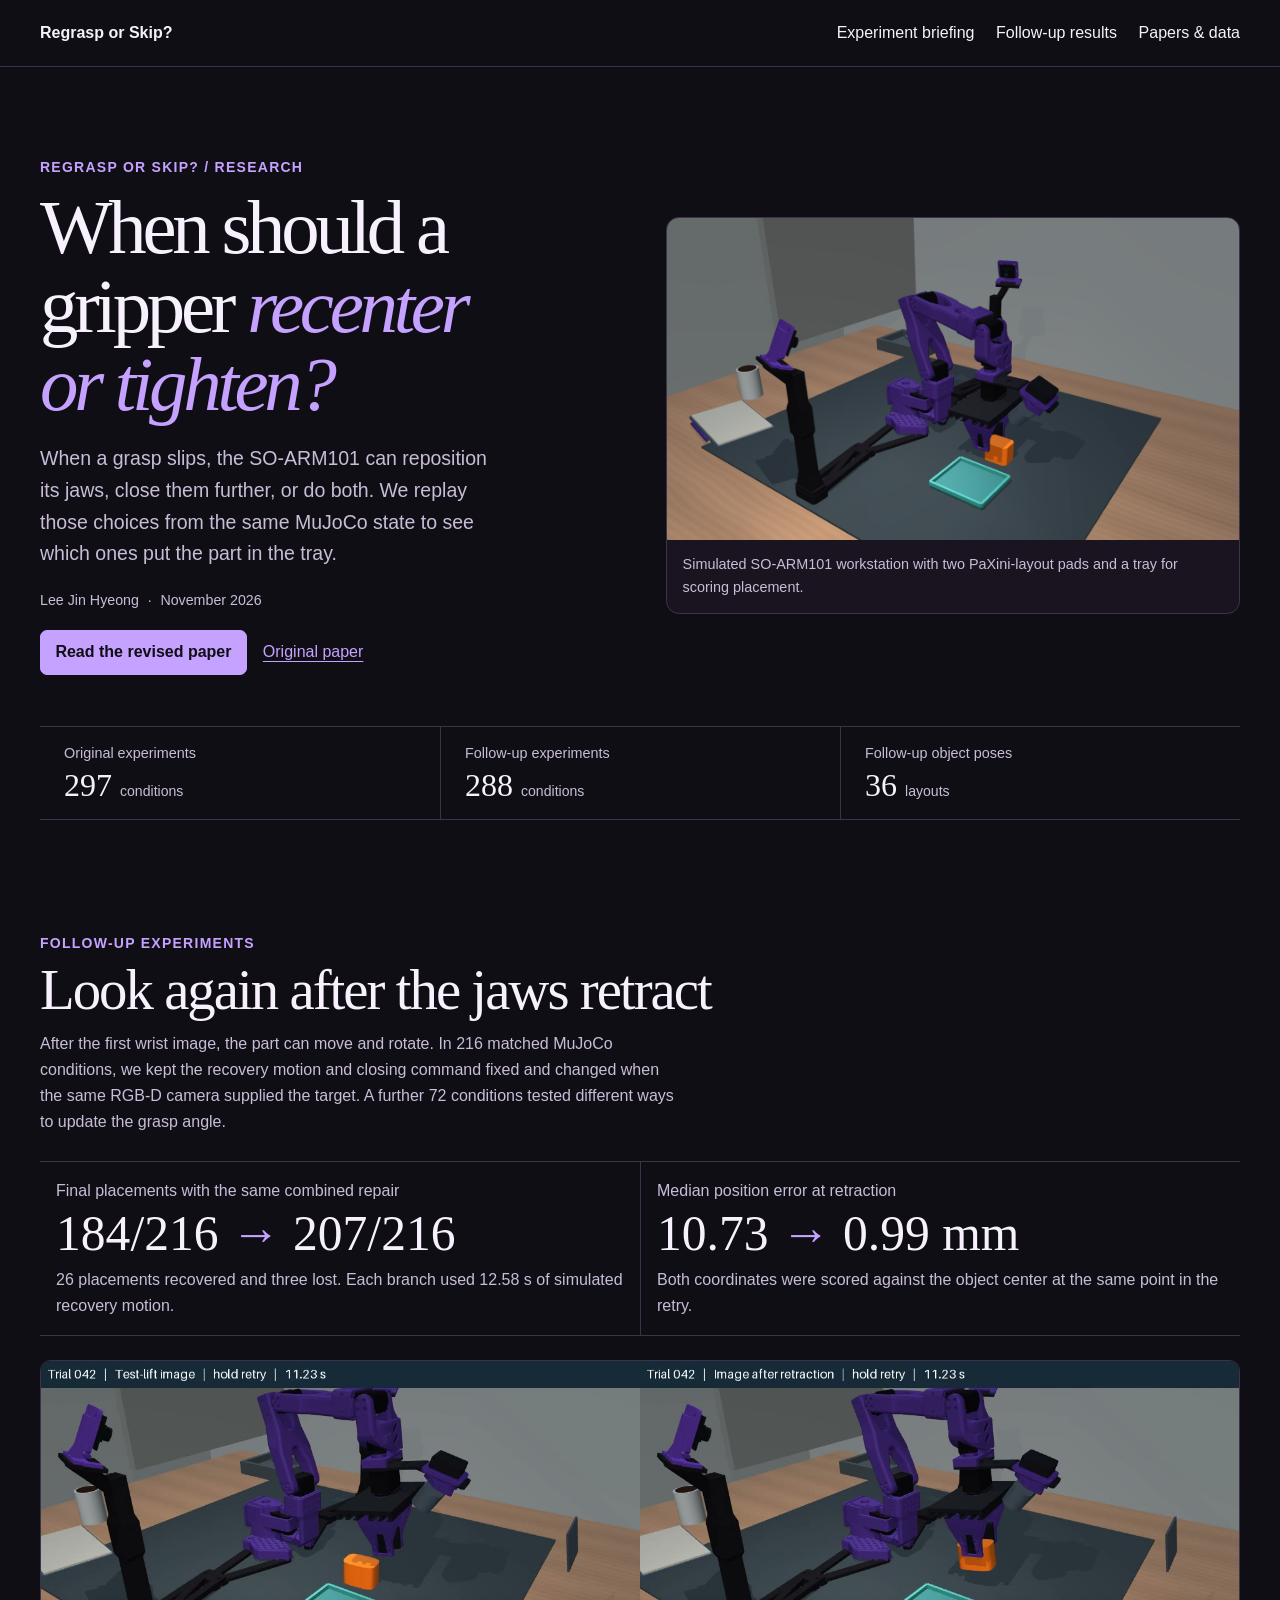
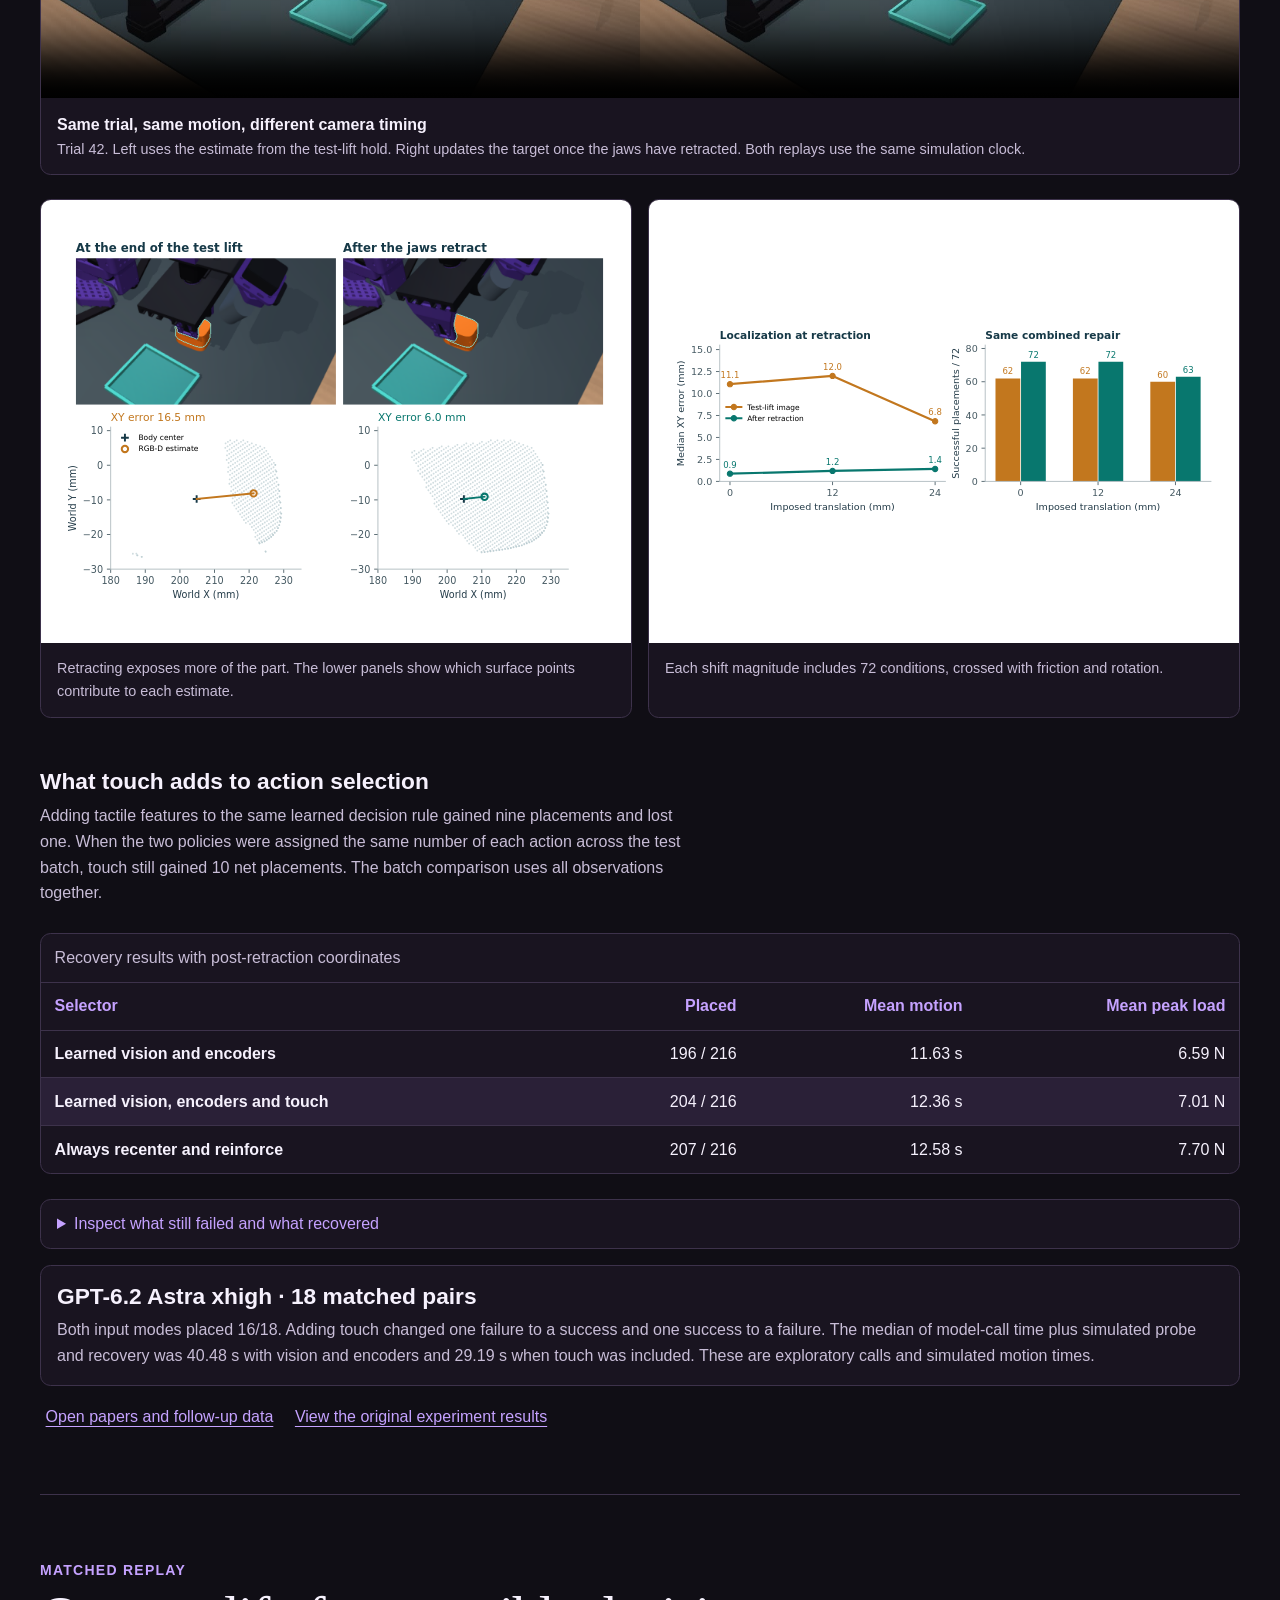
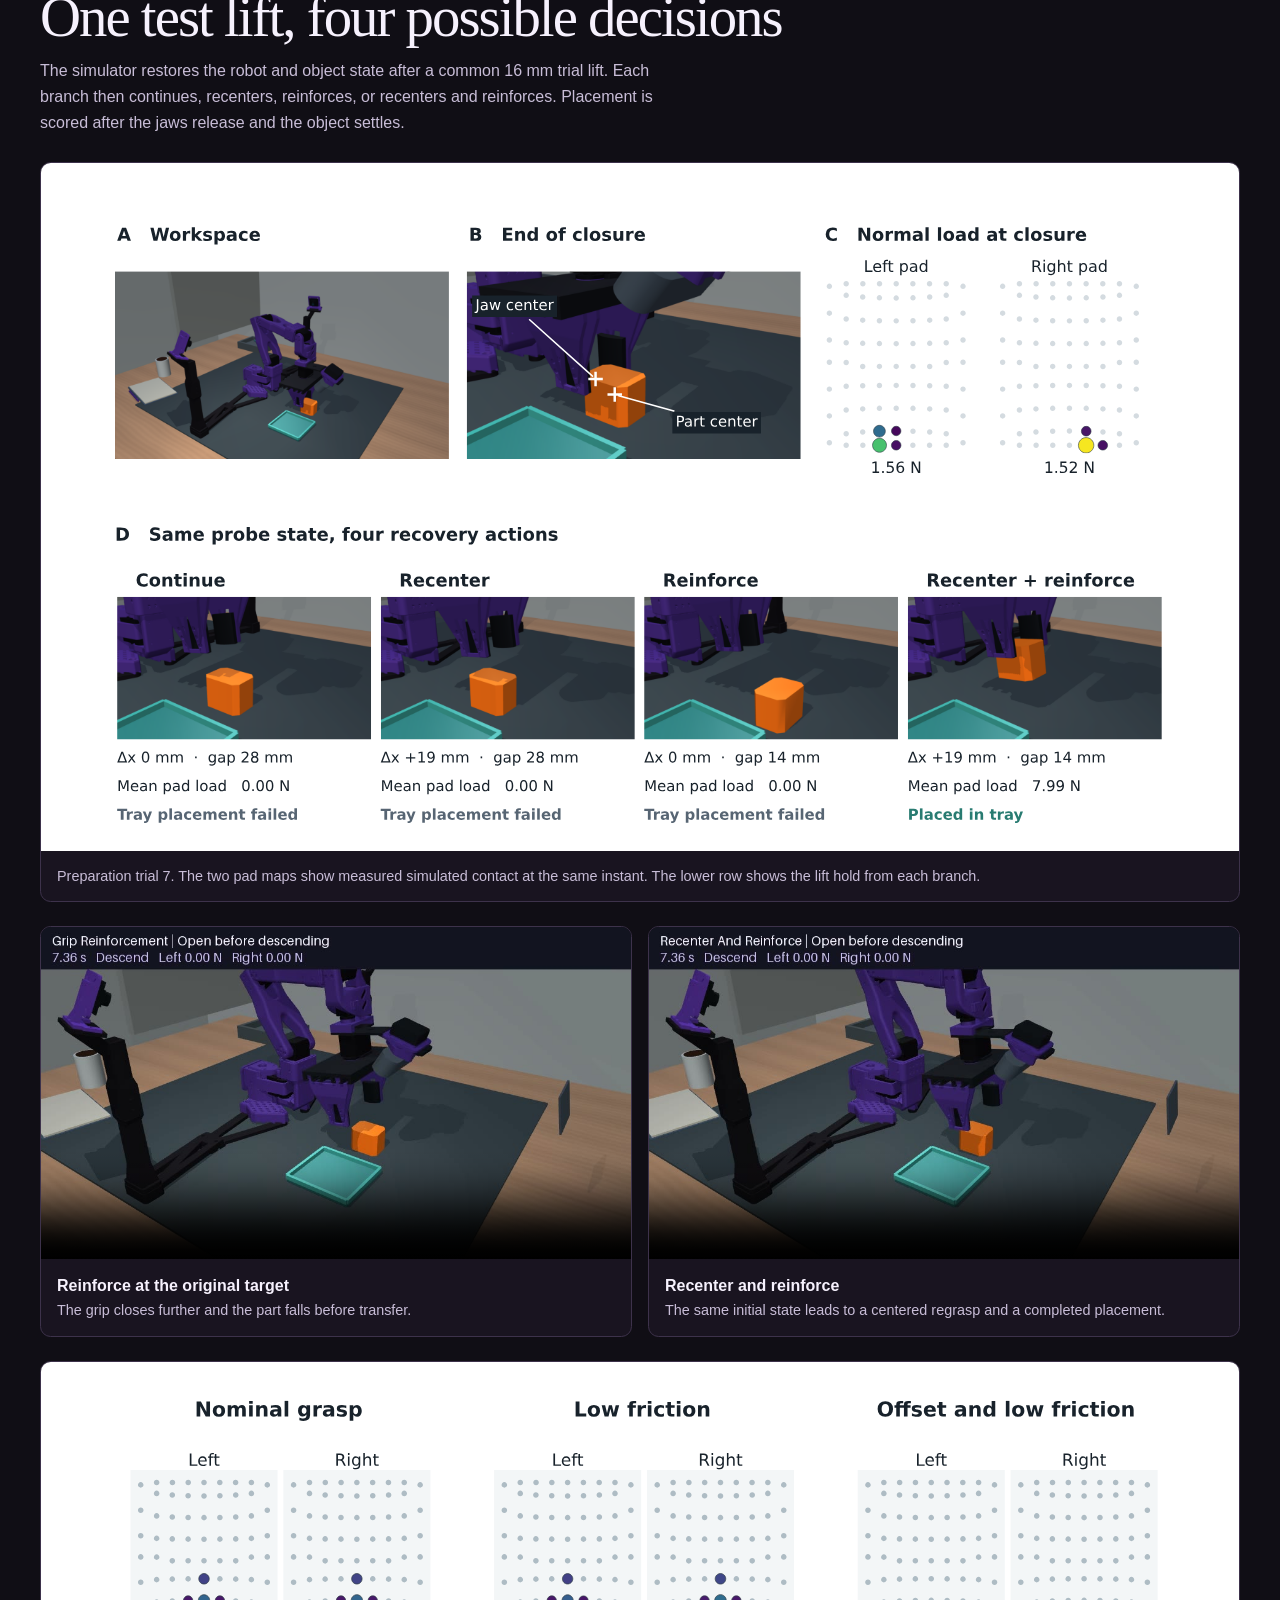
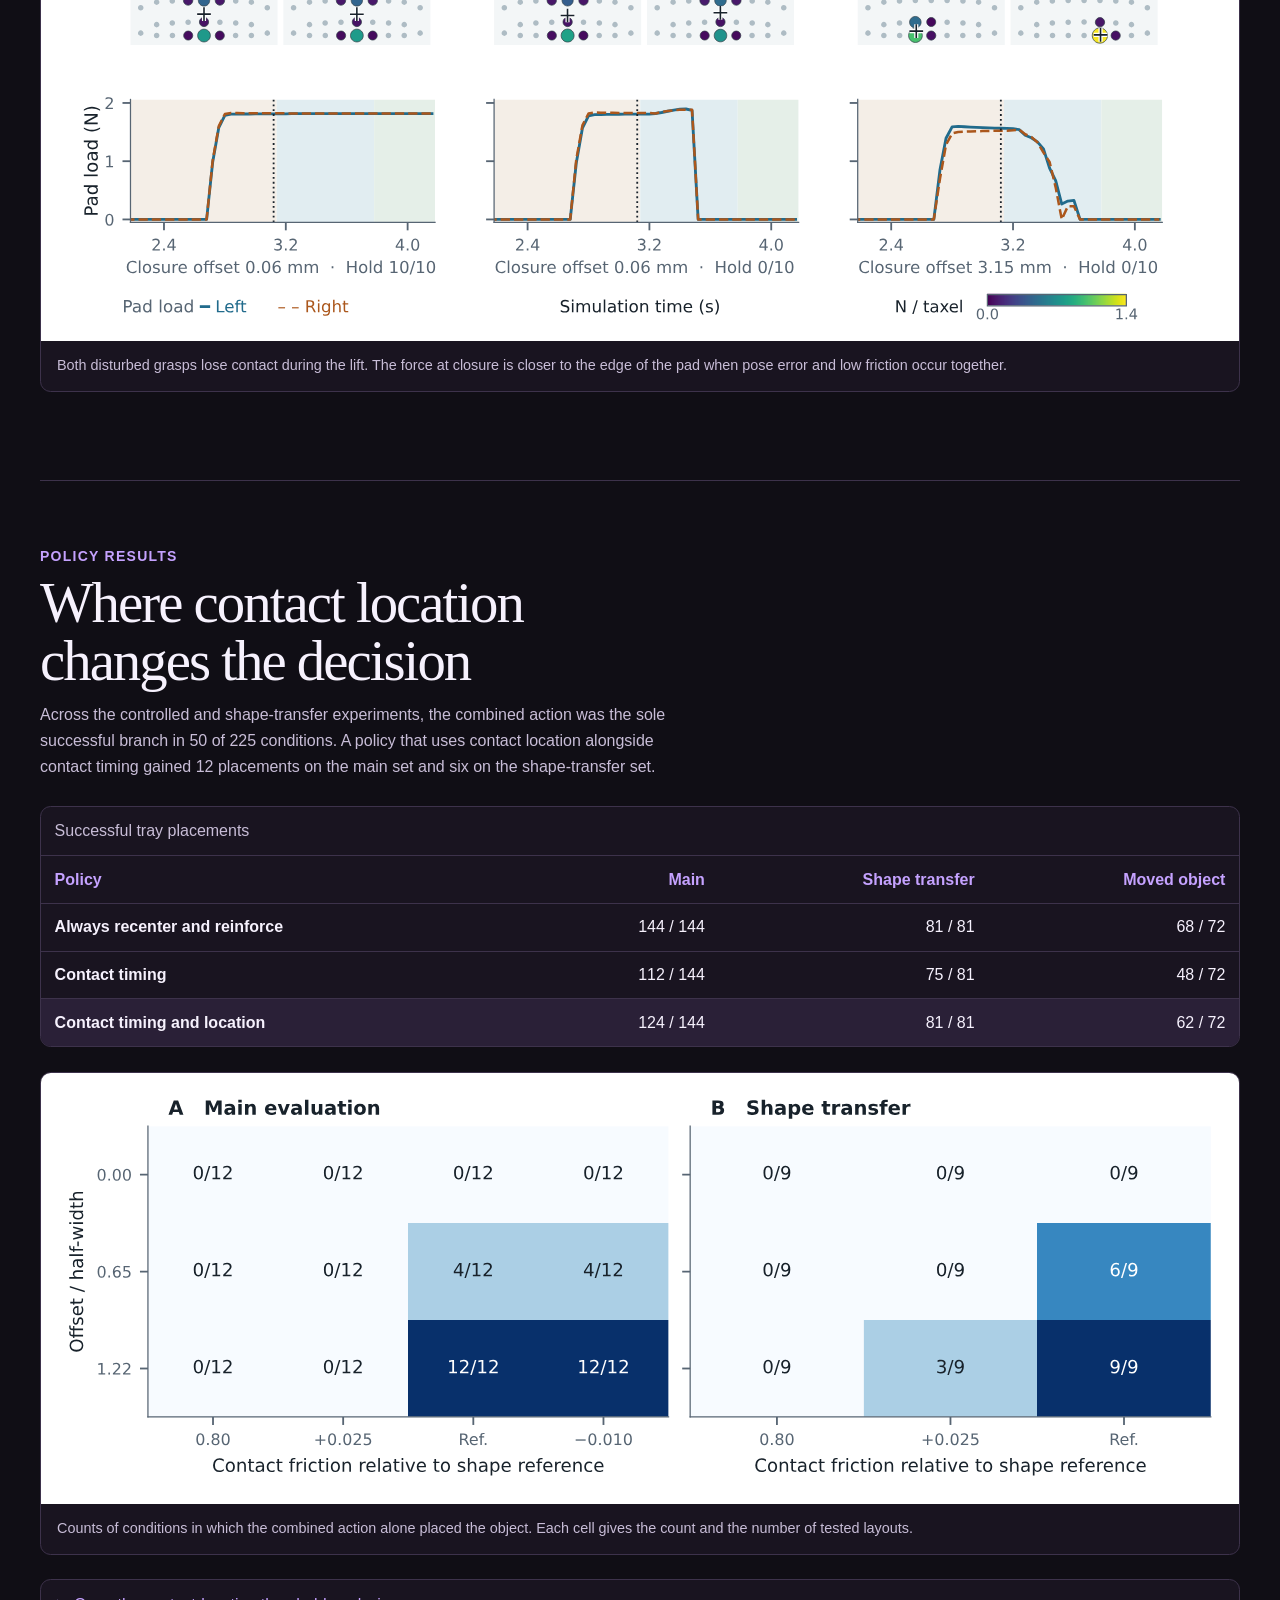
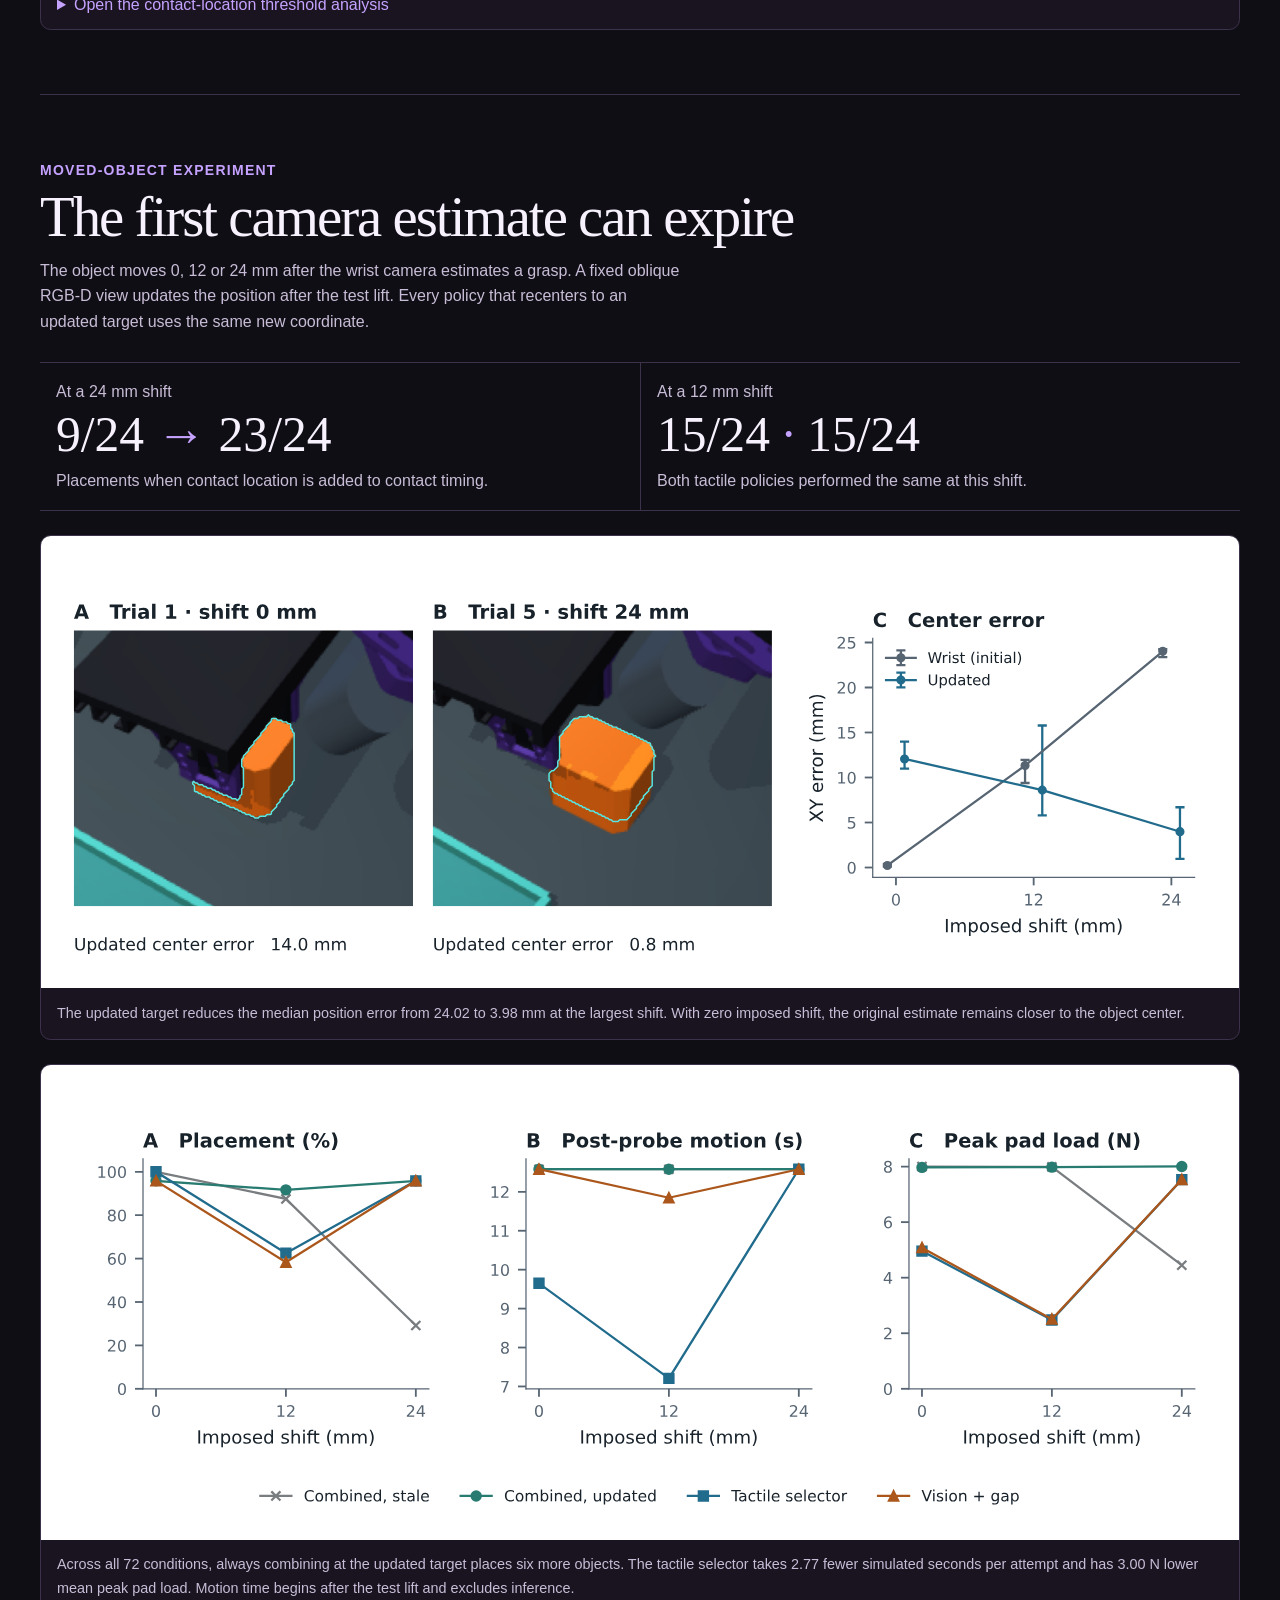
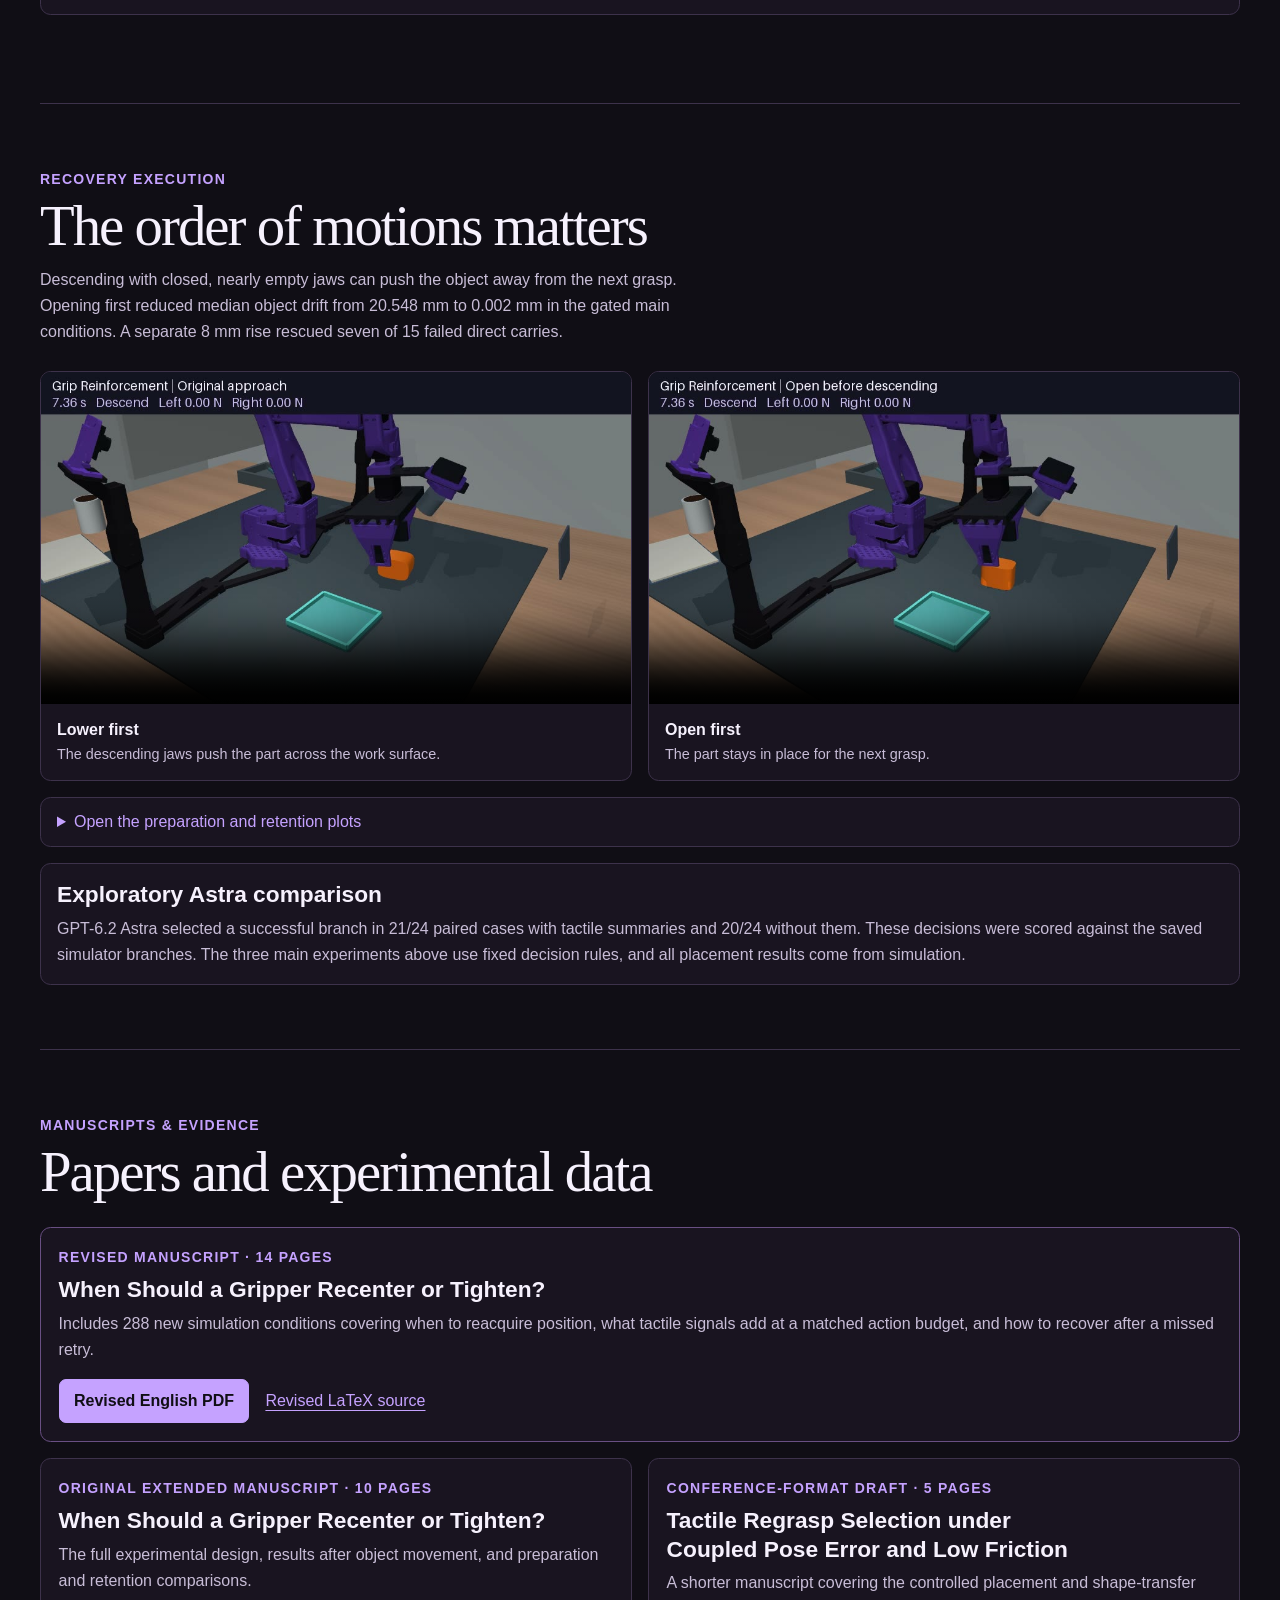
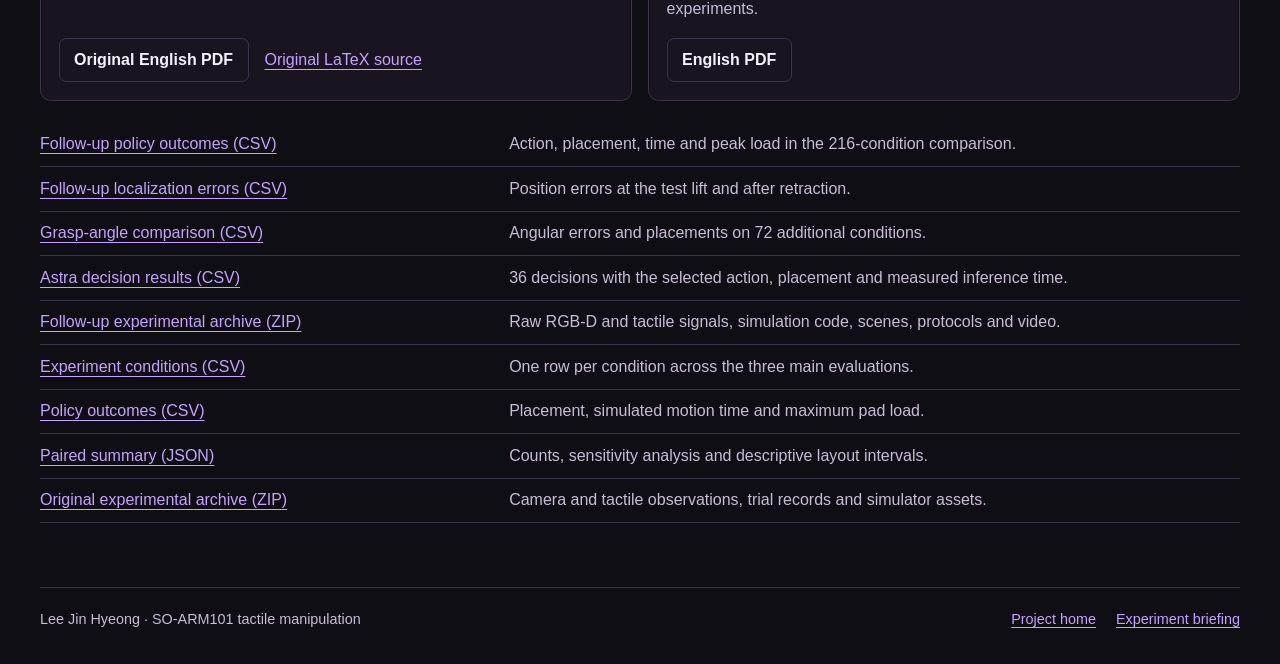
<file: research/index.html>
<!doctype html>
<html lang="en">
<head>
  <meta charset="utf-8">
  <meta name="viewport" content="width=device-width,initial-scale=1">
  <meta name="theme-color" content="#100e15">
  <meta name="description" content="Matched SO-ARM101 regrasp experiments in MuJoCo. The revised study compares camera timing and tactile feedback across 288 additional conditions.">
  <meta property="og:title" content="When Should a Gripper Recenter or Tighten?">
  <meta property="og:description" content="Tactile grasp recovery on the SO-ARM101. Revised paper, synchronized replays, and data from 288 additional simulation conditions.">
  <meta property="og:image" content="https://jhyeong687.github.io/tactile-grasp-agent/research/media/workspace.png">
  <title>Regrasp Study · Regrasp or Skip?</title>
  <link rel="stylesheet" href="research.css?v=2">
</head>
<body>
  <a class="skip" href="#main">Skip to content</a>
  <header class="masthead">
    <div class="wrap masthead-inner">
      <a href="../" class="brand">Regrasp or Skip?</a>
      <nav aria-label="Site navigation">
        <a href="../briefing/">Experiment briefing</a>
        <a href="#follow-up">Follow-up results</a>
        <a href="#papers">Papers &amp; data</a>
      </nav>
    </div>
  </header>

  <main id="main">
    <section class="hero wrap" aria-labelledby="title">
      <div class="hero-copy">
        <p class="kicker">Regrasp or Skip? / Research</p>
        <h1 id="title">When should a gripper <em>recenter or tighten?</em></h1>
        <p class="intro">When a grasp slips, the SO-ARM101 can reposition its jaws, close them further, or do both. We replay those choices from the same MuJoCo state to see which ones put the part in the tray.</p>
        <p class="byline">Lee Jin Hyeong <span aria-hidden="true">·</span> November 2026</p>
        <div class="actions">
          <a class="button primary" href="papers/regrasp-study-revised-en.pdf">Read the revised paper</a>
          <a class="text-link" href="papers/regrasp-study-en.pdf">Original paper</a>
        </div>
      </div>
      <figure class="hero-image">
        <img src="media/workspace.png" width="1280" height="720" alt="The SO-ARM101 with purple gripper jaws, an orange workpiece, fixed RGB cameras and a cyan tray in MuJoCo">
        <figcaption>Simulated SO-ARM101 workstation with two PaXini-layout pads and a tray for scoring placement.</figcaption>
      </figure>
      <dl class="study-counts">
        <div><dt>Original experiments</dt><dd>297 <span>conditions</span></dd></div>
        <div><dt>Follow-up experiments</dt><dd>288 <span>conditions</span></dd></div>
        <div><dt>Follow-up object poses</dt><dd>36 <span>layouts</span></dd></div>
      </dl>
    </section>

    <section class="wrap chapter" id="follow-up" aria-labelledby="follow-up-title">
      <div class="section-head">
        <p class="kicker">Follow-up experiments</p>
        <h2 id="follow-up-title">Look again after the jaws retract</h2>
        <p>After the first wrist image, the part can move and rotate. In 216 matched MuJoCo conditions, we kept the recovery motion and closing command fixed and changed when the same RGB-D camera supplied the target. A further 72 conditions tested different ways to update the grasp angle.</p>
      </div>
      <div class="split-stat">
        <div><span>Final placements with the same combined repair</span><strong>184/216 <em>→</em> 207/216</strong><p>26 placements recovered and three lost. Each branch used 12.58 s of simulated recovery motion.</p></div>
        <div><span>Median position error at retraction</span><strong>10.73 <em>→</em> 0.99 mm</strong><p>Both coordinates were scored against the object center at the same point in the retry.</p></div>
      </div>
      <figure class="video-panel timed-replay">
        <video src="media/reacquisition-comparison.mp4" poster="media/reacquisition-comparison.jpg" controls playsinline muted preload="none" width="1920" height="540" aria-label="Synchronized trial 42. The test-lift camera target fails on the left and the post-retraction target succeeds on the right."></video>
        <figcaption><strong>Same trial, same motion, different camera timing</strong><span>Trial 42. Left uses the estimate from the test-lift hold. Right updates the target once the jaws have retracted. Both replays use the same simulation clock.</span></figcaption>
      </figure>
      <div class="pair">
        <figure class="chart">
          <a href="figures/image_timing.svg" aria-label="Open full-size RGB-D observations">
            <img src="figures/image_timing.svg" loading="lazy" alt="Trial 42 from the same RGB-D camera before and after retraction, with point clouds and the estimated and actual centers.">
          </a>
          <figcaption>Retracting exposes more of the part. The lower panels show which surface points contribute to each estimate.</figcaption>
        </figure>
        <figure class="chart">
          <a href="figures/timing_by_shift.svg" aria-label="Open full-size results by shift magnitude">
            <img src="figures/timing_by_shift.svg" loading="lazy" alt="At 0, 12 and 24 mm of physical shift, later capture lowers median localization error and increases successful placements.">
          </a>
          <figcaption>Each shift magnitude includes 72 conditions, crossed with friction and rotation.</figcaption>
        </figure>
      </div>

      <div class="section-head follow-up-subsection">
        <h3>What touch adds to action selection</h3>
        <p>Adding tactile features to the same learned decision rule gained nine placements and lost one. When the two policies were assigned the same number of each action across the test batch, touch still gained 10 net placements. The batch comparison uses all observations together.</p>
      </div>
      <div class="table-panel follow-up-table">
        <table>
          <caption>Recovery results with post-retraction coordinates</caption>
          <thead><tr><th scope="col">Selector</th><th scope="col">Placed</th><th scope="col">Mean motion</th><th scope="col">Mean peak load</th></tr></thead>
          <tbody>
            <tr><th scope="row">Learned vision and encoders</th><td>196 / 216</td><td>11.63 s</td><td>6.59 N</td></tr>
            <tr class="focus-row"><th scope="row">Learned vision, encoders and touch</th><td>204 / 216</td><td>12.36 s</td><td>7.01 N</td></tr>
            <tr><th scope="row">Always recenter and reinforce</th><td>207 / 216</td><td>12.58 s</td><td>7.70 N</td></tr>
          </tbody>
        </table>
      </div>
      <details class="detail">
        <summary>Inspect what still failed and what recovered</summary>
        <figure class="chart">
          <a href="figures/failure_tactile.svg" aria-label="Open full-size tactile maps and force traces for two failures">
            <img src="figures/failure_tactile.svg" loading="lazy" alt="Two beveled-block trials. Trial 34 holds the object at around 8 newtons per pad but loses it in transfer. Trial 36 has no pad load after the retry lift.">
          </a>
          <figcaption>Trials 34 and 36 share a 24 mm shift and low friction. At the end of the retry lift, trial 34 still holds the part and trial 36 has already lost contact. The 77-point maps and force traces show the difference. A bounded second retry recovered two placements (207 → 209). Tactile and jaw-gap checks triggered it on the same eight trials.</figcaption>
        </figure>
        <figure class="chart">
          <a href="figures/orientation.svg" aria-label="Open full-size grasp-angle results">
            <img src="figures/orientation.svg" loading="lazy" alt="Across 72 new placements, matching depth-observed widths reduces median grasp-angle error from 16.0 to 4.2 degrees and raises placement from 64 to 66.">
          </a>
          <figcaption>On 72 further 24 mm shifts, comparing object widths in two depth views reduced median angular error from 16.0° to 4.2°. Placements rose from 64 to 66. The true angle is a simulator-only reference.</figcaption>
        </figure>
      </details>
      <aside class="evaluation-note">
        <h3>GPT-6.2 Astra xhigh · 18 matched pairs</h3>
        <p>Both input modes placed 16/18. Adding touch changed one failure to a success and one success to a failure. The median of model-call time plus simulated probe and recovery was 40.48 s with vision and encoders and 29.19 s when touch was included. These are exploratory calls and simulated motion times.</p>
      </aside>
      <div class="actions">
        <a class="text-link" href="#papers">Open papers and follow-up data</a>
        <a class="text-link" href="#results">View the original experiment results</a>
      </div>
    </section>

    <section class="wrap chapter" aria-labelledby="replay-title">
      <div class="section-head">
        <p class="kicker">Matched replay</p>
        <h2 id="replay-title">One test lift, four possible decisions</h2>
        <p>The simulator restores the robot and object state after a common 16 mm trial lift. Each branch then continues, recenters, reinforces, or recenters and reinforces. Placement is scored after the jaws release and the object settles.</p>
      </div>
      <figure class="chart">
        <a href="figures/matched_grasps.svg" aria-label="Open the full-size matched grasp figure">
          <img src="figures/matched_grasps.svg" loading="lazy" alt="An off-center grasp with low friction. Of four possible recoveries, only repositioning and tightening together carries the part.">
        </a>
        <figcaption>Preparation trial 7. The two pad maps show measured simulated contact at the same instant. The lower row shows the lift hold from each branch.</figcaption>
      </figure>
      <div class="pair">
        <figure class="video-panel">
          <video src="media/reinforce.mp4" poster="media/reinforce.jpg" controls playsinline muted preload="none" width="960" height="540" aria-label="Trial 7, grip reinforcement at the original position"></video>
          <figcaption><strong>Reinforce at the original target</strong><span>The grip closes further and the part falls before transfer.</span></figcaption>
        </figure>
        <figure class="video-panel">
          <video src="media/recenter-reinforce.mp4" poster="media/recenter-reinforce.jpg" controls playsinline muted preload="none" width="960" height="540" aria-label="Trial 7, successful recentering and reinforcement"></video>
          <figcaption><strong>Recenter and reinforce</strong><span>The same initial state leads to a centered regrasp and a completed placement.</span></figcaption>
        </figure>
      </div>
      <figure class="chart">
        <a href="figures/tactile_signals.svg" aria-label="Open the full-size tactile map and force figure">
          <img src="figures/tactile_signals.svg" loading="lazy" alt="Tactile maps and pad forces at closure and during lift for nominal, low-friction and combined pose and friction disturbances.">
        </a>
        <figcaption>Both disturbed grasps lose contact during the lift. The force at closure is closer to the edge of the pad when pose error and low friction occur together.</figcaption>
      </figure>
    </section>

    <section class="wrap chapter" id="results" aria-labelledby="results-title">
      <div class="section-head">
        <p class="kicker">Policy results</p>
        <h2 id="results-title">Where contact location changes the decision</h2>
        <p>Across the controlled and shape-transfer experiments, the combined action was the sole successful branch in 50 of 225 conditions. A policy that uses contact location alongside contact timing gained 12 placements on the main set and six on the shape-transfer set.</p>
      </div>
      <div class="table-panel">
        <table>
          <caption>Successful tray placements</caption>
          <thead>
            <tr><th scope="col">Policy</th><th scope="col">Main</th><th scope="col">Shape transfer</th><th scope="col">Moved object</th></tr>
          </thead>
          <tbody>
            <tr><th scope="row">Always recenter and reinforce</th><td>144 / 144</td><td>81 / 81</td><td>68 / 72</td></tr>
            <tr><th scope="row">Contact timing</th><td>112 / 144</td><td>75 / 81</td><td>48 / 72</td></tr>
            <tr class="focus-row"><th scope="row">Contact timing and location</th><td>124 / 144</td><td>81 / 81</td><td>62 / 72</td></tr>
          </tbody>
        </table>
      </div>
      <figure class="chart">
        <a href="figures/coverage.svg" aria-label="Open the full-size outcome heatmaps">
          <img src="figures/coverage.svg" loading="lazy" alt="Heatmaps of conditions where recentering and reinforcement together are necessary. Combined recovery is concentrated at moderate and large offsets with low friction.">
        </a>
        <figcaption>Counts of conditions in which the combined action alone placed the object. Each cell gives the count and the number of tested layouts.</figcaption>
      </figure>
      <details class="detail">
        <summary>Open the contact-location threshold analysis</summary>
        <figure class="chart">
          <a href="figures/sensitivity.svg" aria-label="Open the full-size threshold analysis">
            <img src="figures/sensitivity.svg" loading="lazy" alt="Placement success by contact-location threshold and additional placements in individual layouts.">
          </a>
          <figcaption>Circles mark the 2.5 mm threshold used for the main results. The sweep reuses the recorded branches.</figcaption>
        </figure>
      </details>
    </section>

    <section class="wrap chapter" aria-labelledby="shift-title">
      <div class="section-head">
        <p class="kicker">Moved-object experiment</p>
        <h2 id="shift-title">The first camera estimate can expire</h2>
        <p>The object moves 0, 12 or 24 mm after the wrist camera estimates a grasp. A fixed oblique RGB-D view updates the position after the test lift. Every policy that recenters to an updated target uses the same new coordinate.</p>
      </div>
      <div class="split-stat">
        <div><span>At a 24 mm shift</span><strong>9/24 <em>→</em> 23/24</strong><p>Placements when contact location is added to contact timing.</p></div>
        <div><span>At a 12 mm shift</span><strong>15/24 <em>·</em> 15/24</strong><p>Both tactile policies performed the same at this shift.</p></div>
      </div>
      <figure class="chart">
        <a href="figures/refresh.svg" aria-label="Open the full-size RGB-D reacquisition figure">
          <img src="figures/refresh.svg" loading="lazy" alt="Original and updated grasp-target errors at 0, 12 and 24 mm displacement. A camera can return valid depth from only part of the object.">
        </a>
        <figcaption>The updated target reduces the median position error from 24.02 to 3.98 mm at the largest shift. With zero imposed shift, the original estimate remains closer to the object center.</figcaption>
      </figure>
      <figure class="chart">
        <a href="figures/shift_results.svg" aria-label="Open the full-size moved-object results figure">
          <img src="figures/shift_results.svg" loading="lazy" alt="Three plots compare placement, post-probe motion time, and peak pad load for each policy at all three displacement levels.">
        </a>
        <figcaption>Across all 72 conditions, always combining at the updated target places six more objects. The tactile selector takes 2.77 fewer simulated seconds per attempt and has 3.00 N lower mean peak pad load. Motion time begins after the test lift and excludes inference.</figcaption>
      </figure>
    </section>

    <section class="wrap chapter" aria-labelledby="execution-title">
      <div class="section-head">
        <p class="kicker">Recovery execution</p>
        <h2 id="execution-title">The order of motions matters</h2>
        <p>Descending with closed, nearly empty jaws can push the object away from the next grasp. Opening first reduced median object drift from 20.548 mm to 0.002 mm in the gated main conditions. A separate 8 mm rise rescued seven of 15 failed direct carries.</p>
      </div>
      <div class="pair">
        <figure class="video-panel">
          <video src="media/lower-first.mp4" poster="media/lower-first.jpg" controls playsinline muted preload="none" width="960" height="540" aria-label="Trial 13 with the gripper lowered before opening"></video>
          <figcaption><strong>Lower first</strong><span>The descending jaws push the part across the work surface.</span></figcaption>
        </figure>
        <figure class="video-panel">
          <video src="media/open-first.mp4" poster="media/open-first.jpg" controls playsinline muted preload="none" width="960" height="540" aria-label="Trial 13 with the gripper opened before lowering"></video>
          <figcaption><strong>Open first</strong><span>The part stays in place for the next grasp.</span></figcaption>
        </figure>
      </div>
      <details class="detail">
        <summary>Open the preparation and retention plots</summary>
        <figure class="chart">
          <a href="figures/clearance.svg" aria-label="Open the full-size preparation and retention plot">
            <img src="figures/clearance.svg" loading="lazy" alt="Preparation drift and results for five different retention checks. Vertical rise recovered seven of 15 direct-carry failures.">
          </a>
          <figcaption>Solid curves lower first and dashed curves open first. Both sequences spend the same time on preparation.</figcaption>
        </figure>
        <figure class="chart">
          <a href="figures/preparation_frames.svg" aria-label="Open the full-size preparation sequence comparison">
            <img src="figures/preparation_frames.svg" loading="lazy" alt="Matched views of the object after descending before opening and after opening before descending. White markers show object displacement.">
          </a>
          <figcaption>Trial 13. White markers show where the object started and where it ended after each preparation sequence.</figcaption>
        </figure>
      </details>
      <aside class="evaluation-note">
        <h3>Exploratory Astra comparison</h3>
        <p>GPT-6.2 Astra selected a successful branch in 21/24 paired cases with tactile summaries and 20/24 without them. These decisions were scored against the saved simulator branches. The three main experiments above use fixed decision rules, and all placement results come from simulation.</p>
      </aside>
    </section>

    <section class="wrap chapter" id="papers" aria-labelledby="papers-title">
      <div class="section-head">
        <p class="kicker">Manuscripts &amp; evidence</p>
        <h2 id="papers-title">Papers and experimental data</h2>
      </div>
      <div class="papers">
        <article class="paper-panel revised-paper">
          <p class="kicker">Revised manuscript · 14 pages</p>
          <h3>When Should a Gripper Recenter or Tighten?</h3>
          <p>Includes 288 new simulation conditions covering when to reacquire position, what tactile signals add at a matched action budget, and how to recover after a missed retry.</p>
          <div class="actions">
            <a class="button primary" href="papers/regrasp-study-revised-en.pdf">Revised English PDF</a>
            <a class="text-link" href="papers/regrasp-revised-latex.zip">Revised LaTeX source</a>
          </div>
        </article>
        <article class="paper-panel">
          <p class="kicker">Original extended manuscript · 10 pages</p>
          <h3>When Should a Gripper Recenter or Tighten?</h3>
          <p>The full experimental design, results after object movement, and preparation and retention comparisons.</p>
          <div class="actions">
            <a class="button" href="papers/regrasp-study-en.pdf">Original English PDF</a>
            <a class="text-link" href="papers/regrasp-latex.zip">Original LaTeX source</a>
          </div>
        </article>
        <article class="paper-panel">
          <p class="kicker">Conference-format draft · 5 pages</p>
          <h3>Tactile Regrasp Selection under Coupled Pose Error and Low Friction</h3>
          <p>A shorter manuscript covering the controlled placement and shape-transfer experiments.</p>
          <div class="actions">
            <a class="button" href="papers/regrasp-short-en.pdf">English PDF</a>
          </div>
        </article>
      </div>
      <ul class="downloads" aria-label="Data downloads">
        <li><a href="data/follow-up/conditions.csv" download>Follow-up policy outcomes (CSV)</a><span>Action, placement, time and peak load in the 216-condition comparison.</span></li>
        <li><a href="data/follow-up/localization.csv" download>Follow-up localization errors (CSV)</a><span>Position errors at the test lift and after retraction.</span></li>
        <li><a href="data/follow-up/confirmation.csv" download>Grasp-angle comparison (CSV)</a><span>Angular errors and placements on 72 additional conditions.</span></li>
        <li><a href="data/follow-up/agent_audit.csv" download>Astra decision results (CSV)</a><span>36 decisions with the selected action, placement and measured inference time.</span></li>
        <li><a href="https://github.com/jhyeong687/tactile-grasp-agent/releases/download/regrasp-study-2026-11/regrasp-follow-up-data.zip">Follow-up experimental archive (ZIP)</a><span>Raw RGB-D and tactile signals, simulation code, scenes, protocols and video.</span></li>
        <li><a href="data/conditions.csv" download>Experiment conditions (CSV)</a><span>One row per condition across the three main evaluations.</span></li>
        <li><a href="data/policy_scores.csv" download>Policy outcomes (CSV)</a><span>Placement, simulated motion time and maximum pad load.</span></li>
        <li><a href="data/paired_summary.json" download>Paired summary (JSON)</a><span>Counts, sensitivity analysis and descriptive layout intervals.</span></li>
        <li><a href="https://github.com/jhyeong687/tactile-grasp-agent/releases/download/regrasp-study-2026-11/regrasp-study-data.zip">Original experimental archive (ZIP)</a><span>Camera and tactile observations, trial records and simulator assets.</span></li>
      </ul>
    </section>
  </main>

  <footer class="wrap footer">
    <p>Lee Jin Hyeong <span aria-hidden="true">·</span> SO-ARM101 tactile manipulation</p>
    <a href="../">Project home</a>
    <a href="../briefing/">Experiment briefing</a>
  </footer>
</body>
</html>
</file>
<file: site.css>
:root {
  color-scheme: dark;
  --accent: #c5a2ff;
  --ink: #f6f1fd;
  --secondary: #c8bdd7;
  --line: #3b304a;
  --surface: #211a2d;
  --paper: #100e15;
  --panel: #191420;
  --body: Inter, -apple-system, BlinkMacSystemFont, "Segoe UI", sans-serif;
  --display: Georgia, "Times New Roman", serif;
  color: var(--ink);
  background: var(--paper);
  font: 1rem/1.62 var(--body);
}
*, *::before, *::after { box-sizing: border-box; }
html { scroll-padding-block-start: 1rem; }
body, h1, h2, h3, p, figure, dl, dd { margin: 0; }
img, video { display: block; width: 100%; }
a { color: var(--accent); text-underline-offset: .22em; }
a:hover { text-decoration-thickness: 2px; }
:focus-visible { outline: 2px solid var(--accent); outline-offset: 4px; }
.wrap { width: min(78rem, calc(100% - clamp(2rem, 9vw, 8rem))); margin-inline: auto; }
.skip { position: absolute; left: .8rem; top: .8rem; padding: .6rem; background: var(--panel); transform: translateY(-200%); }
.skip:focus { transform: none; }
.top { display: flex; align-items: center; justify-content: space-between; flex-wrap: wrap; gap: .4rem 1rem; padding-block: 1.05rem; }
.wordmark { font-weight: 750; text-decoration: none; }
nav, .inline-links, .actions { display: flex; flex-wrap: wrap; align-items: center; gap: .55rem 1.2rem; }
nav a { text-decoration: none; color: var(--ink); font-size: .95rem; }
nav a:hover { text-decoration: underline; color: var(--accent); }
.hero { border-block: 1px solid var(--line); background: radial-gradient(ellipse at 88% 2%, #302044, transparent 68%), var(--paper); }
.hero-grid { display: grid; grid-template-columns: 1fr minmax(18rem, .86fr); align-items: center; gap: 1.7rem clamp(1.5rem, 6vw, 6rem); padding-top: clamp(1.7rem, 4.7vw, 4.25rem); }
.label { color: var(--accent); font-size: .875rem; font-weight: 650; }
h1 { margin-block: .42rem 1rem; font-size: clamp(3rem, 7.8vw, 7.1rem); line-height: .98; letter-spacing: -.073em; }
h1 em { display: block; color: var(--accent); font: italic 400 1em/.95 var(--display); letter-spacing: -.075em; }
.deck { max-width: 35rem; font-size: clamp(1.06rem, 1.65vw, 1.28rem); color: var(--secondary); }
.actions { margin-top: 1.3rem; gap: .65rem; }
.button { display: inline-flex; align-items: center; min-height: 2.75rem; padding: .48rem .9rem; border: 1px solid var(--line); border-radius: .38rem; background: var(--panel); color: var(--accent); font-weight: 680; text-decoration: none; }
.button:hover { border-color: var(--accent); background: var(--surface); }
.button.primary { background: var(--accent); color: var(--paper); border-color: var(--accent); }
.button.primary:hover { background: #dac0ff; }
.hero-figure, .plate { background: var(--panel); border: 1px solid var(--line); border-radius: .65rem; overflow: hidden; }
.hero-figure { box-shadow: 0 1.25rem 3rem #0006; }
figcaption { padding: .75rem .9rem; font-size: .9rem; line-height: 1.5; color: var(--secondary); }
.facts { grid-column: 1 / -1; display: grid; grid-template-columns: repeat(4, minmax(0, 1fr)); border-top: 1px solid var(--line); }
.facts > div { padding: .7rem 1rem; }
.facts > div + div { border-left: 1px solid var(--line); }
.facts dt { color: var(--secondary); font-size: .875rem; }
.facts dd { font-weight: 680; }
.chapter { padding-block: clamp(2.45rem, 6vw, 5rem); }
.chapter + .chapter { border-top: 1px solid var(--line); }
.section-intro { max-width: 50rem; margin-bottom: 1.4rem; }
h2 { font: 400 clamp(2.05rem, 4.6vw, 3.65rem)/1.08 var(--display); letter-spacing: -.055em; }
h3 { font: 400 clamp(1.36rem, 2.5vw, 2.04rem)/1.13 var(--display); letter-spacing: -.035em; }
.section-intro p, .resources p { margin-top: .7rem; color: var(--secondary); }
.media-grid { display: grid; grid-template-columns: repeat(2, minmax(0, 1fr)); gap: 1rem; align-items: start; }
.player { border-radius: .65rem; overflow: hidden; background: var(--panel); }
.player video { aspect-ratio: 16 / 9; object-fit: contain; background: #08070c; }
.player strong { color: var(--ink); }
.plate img { aspect-ratio: 16 / 9; object-fit: contain; background: var(--surface); }
.table-scroll { overflow-x: auto; margin-top: 1rem; }
table { width: 100%; background: var(--panel); border-collapse: collapse; text-align: left; font-variant-numeric: tabular-nums; }
caption { color: var(--secondary); text-align: left; padding: 0 0 .55rem; font-size: .875rem; }
th, td { padding: .58rem .7rem; border-bottom: 1px solid var(--line); }
thead th { color: var(--accent); font-size: .875rem; font-weight: 700; }
td { white-space: nowrap; }
th:nth-child(n+2), td { text-align: right; }
.emphasis { background: var(--surface); }
.traces { margin-top: 1rem; border: 1px solid var(--line); background: var(--panel); border-radius: .45rem; }
.traces summary { padding: .7rem .9rem; color: var(--accent); font-weight: 660; cursor: pointer; }
.traces[open] > img, .traces > .media-grid { margin: 0 auto; padding: .5rem; }
.traces > img { max-width: 61rem; }
.inline-links { margin-top: .75rem; font-size: .94rem; }
.pipeline { display: grid; grid-template-columns: repeat(3, minmax(0, 1fr)); gap: 1rem; margin: 1.4rem 0 0; padding: 1rem; list-style: none; background: var(--surface); border-radius: .45rem; }
.pipeline strong, .pipeline span { display: block; }
.pipeline strong { color: var(--accent); }
.pipeline span { color: var(--secondary); font-size: .95rem; }
.design-rows { margin-top: 1.15rem; }
.design-rows > div { display: grid; grid-template-columns: minmax(11.5rem, .26fr) 1fr; gap: .75rem; border-bottom: 1px solid var(--line); padding-block: .85rem; }
.design-rows dt { font-weight: 700; color: var(--accent); }
.design-rows dd { color: var(--secondary); }
.study { display: grid; grid-template-columns: minmax(0, .7fr) minmax(0, 1fr); gap: clamp(1rem, 3vw, 2rem); padding: 1rem 0; border-top: 1px solid var(--line); align-items: center; }
.study video { aspect-ratio: 16 / 9; object-fit: contain; background: #08070c; border-radius: .52rem; }
.study-copy p { margin-top: .5rem; color: var(--secondary); }
.study-copy .result { color: var(--ink); font-size: .95rem; }
.note { margin-top: .9rem; padding: .85rem 1rem; border-left: 3px solid var(--accent); background: var(--surface); }
.resources { background: var(--surface); }
.resources pre { margin: .8rem 0 0; padding: .7rem .8rem; overflow-x: auto; border: 1px solid var(--line); border-radius: .4rem; background: var(--panel); font-size: .88rem; }
.resource-grid { display: grid; grid-template-columns: minmax(0, 1.2fr) minmax(0, 1fr); gap: 1.4rem clamp(1.4rem, 6vw, 5rem); align-items: start; }
.footer { display: flex; align-items: center; flex-wrap: wrap; gap: .42rem 1rem; padding-block: 1.3rem; font-size: .94rem; color: var(--secondary); }
.footer span { margin-right: auto; }
@media (max-width: 760px) {
  .hero-grid { grid-template-columns: 1fr; gap: 1.25rem; }
  .hero-figure { max-width: 34rem; }
  h1 em { display: inline; }
  .media-grid, .study, .resource-grid { grid-template-columns: minmax(0, 1fr); }
  .pipeline { grid-template-columns: 1fr; gap: .65rem; }
  .study { gap: .8rem; }
  .facts { grid-template-columns: repeat(2, minmax(0, 1fr)); }
  .facts > div:nth-child(3) { border-left: 0; }
  .facts > div:nth-child(n+3) { border-top: 1px solid var(--line); }
}
@media (max-width: 480px) {
  .top { padding-block: .7rem; }
  nav { flex-basis: 100%; gap: .25rem .9rem; }
  .design-rows > div { grid-template-columns: 1fr; gap: .12rem; }
  .facts > div { padding-inline: .5rem; }
}
</file>
<file: briefing/brief.css>
:root {
  color-scheme: dark;
  --bg: #100e15; --surface: #191522; --lift: #241c32; --line: #3c314a;
  --ink: #f7f2fb; --muted: #c4b9d2; --lilac: #c7a4ff; --mint: #91e4cb;
  --header: 60px; --footer: 54px;
  color: var(--ink); background: var(--bg);
  font: 1rem/1.62 Inter, -apple-system, BlinkMacSystemFont, "Segoe UI", sans-serif;
  --display: Georgia, "Times New Roman", serif;
}
*, *::before, *::after { box-sizing: border-box; }
[hidden] { display: none !important; }
html { scroll-padding-top: var(--header); }
body, h1, h2, h3, p, figure, dl, dd { margin: 0; }
body { padding-bottom: var(--footer); word-break: keep-all; overflow-wrap: anywhere; }
a { color: var(--lilac); text-underline-offset: .24em; }
a:hover { text-decoration-thickness: .12em; }
button, select { font: inherit; }
button { cursor: pointer; }
:focus-visible { outline: 2px solid var(--mint); outline-offset: 4px; }
.skip { position: fixed; left: 1rem; top: 1rem; padding: .7rem 1rem; transform: translateY(-200%); background: var(--lift); z-index: 5; }
.skip:focus { transform: none; }
.mast { position: sticky; top: 0; z-index: 3; border-bottom: 1px solid var(--line); background: #100e15f5; backdrop-filter: blur(16px); }
.mast-inner { max-width: 1380px; min-height: var(--header); margin: auto; padding: 0 clamp(16px, 4vw, 52px); display: flex; align-items: center; justify-content: space-between; gap: 14px; }
.brand { display: inline-flex; align-items: center; gap: 10px; color: var(--ink); font-weight: 760; text-decoration: none; white-space: nowrap; font-size: .94rem; }
.mast nav { display: flex; align-items: center; gap: clamp(12px, 2.1vw, 28px); }
.mast nav a { color: var(--muted); font-size: .86rem; text-decoration: none; white-space: nowrap; }
.mast nav a:hover, .mast nav a[aria-current] { color: var(--ink); }
.progress { position: absolute; inset: auto 0 -1px; height: 2px; }
.progress span { display: block; height: 100%; width: calc(100% / 12); background: var(--lilac); transition: width .25s ease; }
.frame { width: min(1190px, calc(100% - clamp(34px, 8vw, 112px))); margin-inline: auto; }
.slide { padding: clamp(38px, 5.8vw, 78px) 0; border-bottom: 1px solid var(--line); }
.slide:nth-of-type(even) { background: #14101a; }
#graded { padding-block: clamp(37px, 5vw, 64px); }
.hero { background: radial-gradient(ellipse at 87% 4%, #36224d, transparent 62%), var(--bg); }
.hero-grid { display: grid; grid-template-columns: minmax(0, .87fr) minmax(0, 1.13fr); align-items: center; gap: clamp(18px, 4vw, 58px); }
.eyebrow { color: var(--lilac); font-size: .85rem; font-weight: 720; margin-bottom: .55rem; }
.eyebrow span { margin-inline: .22rem; }
h1, h2, h3 { line-height: 1.18; letter-spacing: -.045em; text-wrap: balance; }
h1 { font: 400 clamp(3rem, 6vw, 5.8rem)/.96 var(--display); letter-spacing: -.065em; }
.project-path { display: flex; align-items: center; flex-wrap: wrap; gap: .25rem .55rem; color: var(--muted); margin: 0 0 1rem; font-size: .83rem; }
.project-path a { color: var(--lilac); font-weight: 740; }
h1 em { display: inline-block; color: var(--lilac); font: italic 400 1em/.95 var(--display); }
h2 { font: 400 clamp(2.05rem, 4.6vw, 3.65rem)/1.08 var(--display); max-width: 62rem; margin-bottom: .75rem; }
h3 { font-size: clamp(1.1rem, 2vw, 1.55rem); font-weight: 700; }
.lead, .lede { color: var(--muted); font-size: clamp(1rem, 1.7vw, 1.24rem); max-width: 51rem; margin-top: 1rem; }
.hero-actions, .link-row { display: flex; flex-wrap: wrap; align-items: center; gap: .55rem; margin-top: 1.3rem; }
.button { display: inline-flex; align-items: center; justify-content: center; min-height: 42px; padding: .45rem .8rem; border: 1px solid var(--line); border-radius: .53rem; color: var(--ink); background: var(--surface); text-decoration: none; font-weight: 680; font-size: .9rem; }
.button:hover { border-color: var(--lilac); background: var(--lift); }
.button.primary { color: #170c24; border-color: var(--lilac); background: var(--lilac); }
.button.primary:hover { background: #dfcaff; }
.button-small { min-height: 35px; padding: .32rem .68rem; font-size: .8rem; white-space: nowrap; }
.mint, .graded b { color: var(--mint); }
.plate { min-width: 0; border: 1px solid var(--line); background: var(--surface); overflow: hidden; border-radius: .8rem; }
.hero-video { box-shadow: 0 24px 74px #0008; }
.plate video, .plate img { width: 100%; display: block; background: #120f17; object-fit: contain; }
.plate video { aspect-ratio: 16 / 9; height: auto; }
.plate .paired-video { aspect-ratio: auto; }
.plate img { max-height: 460px; }
figcaption { padding: .8rem .92rem; font-size: .89rem; color: var(--muted); line-height: 1.55; }
figcaption strong, figcaption span { display: block; }
figcaption strong { color: var(--ink); }
.flow { list-style: none; padding: 0; margin: 1.65rem 0 0; display: grid; grid-template-columns: repeat(4, minmax(0, 1fr)); gap: .65rem; }
.flow li, .note { min-width: 0; background: var(--surface); border: 1px solid var(--line); border-radius: .62rem; padding: 1.1rem; }
.flow h3 { font-size: 1.04rem; margin: .36rem 0; }
.flow p, .note p, .split p, .story p:not(.eyebrow, .result) { color: var(--muted); margin-top: .64rem; }
code { color: var(--lilac); }
.two-notes { display: grid; grid-template-columns: repeat(2, minmax(0,1fr)); gap: .7rem; margin: 1rem 0 0; }
.fine { color: var(--muted); font-size: .86rem; margin-top: .85rem; }
.split, .story, .library { display: grid; grid-template-columns: minmax(0, .85fr) minmax(0, 1.15fr); gap: clamp(16px, 3vw, 34px); align-items: start; margin-top: 1.45rem; }
.split .plate, .story .plate { align-self: center; }
.story { margin-top: 1.15rem; grid-template-columns: minmax(0, .62fr) minmax(0, 1.38fr); padding: clamp(14px, 2vw, 24px); border: 1px solid var(--line); border-radius: .8rem; background: var(--surface); }
.story > div { align-self: center; }
.result { margin-top: 1rem; color: var(--mint); }
.result strong { display: block; font-size: 1.68rem; font-variant-numeric: tabular-nums; line-height: 1.25; }
.result span { color: var(--muted); font-size: .8rem; }
.table-scroll { overflow-x: auto; margin-top: 1rem; border-radius: .58rem; }
table { width: 100%; border-collapse: collapse; background: var(--surface); font-size: .94rem; font-variant-numeric: tabular-nums; }
caption { font-size: .83rem; padding: 0 0 .47rem; color: var(--muted); text-align: left; }
th, td { text-align: left; line-height: 1.42; padding: .66rem .82rem; border-block-end: 1px solid var(--line); }
thead th { color: var(--lilac); font-size: .84rem; }
tbody th { font-weight: 640; }
td { white-space: nowrap; }
.graded th, .graded td { padding-block: .57rem; }
.graded td span { color: var(--muted); margin-inline: .4rem; }
.accent-row, tfoot { background: var(--lift); }
tfoot { font-weight: 720; }
.takeaway { display: grid; grid-template-columns: 1fr 1fr; gap: 1rem; padding: .85rem 1rem; border-left: 3px solid var(--lilac); margin-top: 1rem; background: var(--surface); color: var(--muted); }
.takeaway strong { color: var(--ink); }
.text-link { display: inline-block; font-size: .88rem; }
.split .text-link { margin-top: .65rem; }
.library { grid-template-columns: minmax(0, 1.35fr) minmax(0, .65fr); }
.library .link-row { margin-top: .6rem; gap: 1rem; }
.filters { border: 1px solid var(--line); border-radius: .65rem; padding: .86rem; background: var(--surface); }
.filter-row { display: grid; grid-template-columns: 1fr 1fr; gap: .55rem; }
.filter-row label { display: block; min-width: 0; color: var(--muted); font-size: .82rem; font-weight: 640; }
select { width: 100%; min-height: 38px; margin-top: .28rem; padding: .3rem .45rem; color: var(--ink); border: 1px solid var(--line); border-radius: .35rem; background: var(--bg); font-size: .85rem; }
.clips { display: grid; gap: .32rem; max-height: 312px; overflow: auto; margin-top: .55rem; padding: .15rem .2rem .15rem .15rem; }
.clips button { text-align: left; color: var(--ink); background: #17121e; border: 1px solid var(--line); border-radius: .4rem; padding: .45rem .55rem; line-height: 1.4; }
.clips button span, .clips button small { display: block; }
.clips button small { color: var(--muted); }
.clips button[aria-pressed="true"] { border-color: var(--lilac); background: var(--lift); }
.deck-footer { position: fixed; inset: auto 0 0; z-index: 3; min-height: var(--footer); display: grid; grid-template-columns: 1fr 1.25fr 1fr; align-items: center; padding: .4rem clamp(14px, 4vw, 48px); border-top: 1px solid var(--line); background: #100e15f7; }
.home-link { color: var(--muted); text-decoration: none; font-size: .8rem; justify-self: start; }
.slide-label { display: flex; align-items: center; justify-content: center; gap: .55rem; white-space: nowrap; font-size: .79rem; color: var(--muted); }
#slide-number { font: 670 .79rem ui-monospace, Menlo, monospace; color: var(--lilac); }
.footer-actions { justify-self: end; display: flex; gap: .35rem; }
.footer-actions button { min-width: 40px; min-height: 37px; color: var(--ink); background: var(--surface); border: 1px solid var(--line); border-radius: .42rem; }
.footer-actions button:hover:not(:disabled) { border-color: var(--lilac); }
.footer-actions button:disabled { opacity: .4; cursor: default; }
@media (max-width: 820px) {
  .hero-grid { grid-template-columns: 1fr; }
  .hero-video { max-width: 640px; }
  .flow { grid-template-columns: repeat(2,minmax(0,1fr)); }
  .library { grid-template-columns: minmax(0, 1.2fr) minmax(0, .8fr); }
}
@media (max-width: 620px) {
  :root { --header: 82px; }
  .mast-inner { align-content: center; justify-content: space-between; flex-wrap: wrap; padding-block: .43rem; gap: .36rem 1rem; }
  .mast nav { order: 5; flex: 0 0 100%; overflow: auto; gap: 1.05rem; }
  .mast nav a { font-size: .78rem; }
  .hero { padding-block: 34px; }
  .split, .story, .library { grid-template-columns: minmax(0,1fr); }
  .flow li, .note { padding: .78rem; }
  .takeaway, .two-notes { grid-template-columns: 1fr; }
  th, td { padding: .51rem .58rem; }
  .graded { table-layout: fixed; font-size: .77rem; }
  .graded th, .graded td { padding: .46rem .33rem; }
  .graded thead th { font-size: .7rem; }
  .graded th:nth-child(1) { width: 30%; }
  .graded th:nth-child(2) { width: 18%; }
  .graded th:nth-child(3) { width: 22%; }
  .graded td { white-space: normal; }
  .graded td span { margin-inline: .16em; }
  .clips { max-height: 215px; }
}
@media (max-width: 360px) {
  #slide-name { display: none; }
  .mast nav { gap: .67rem; }
}
@media (prefers-reduced-motion: reduce) { *, *::before, *::after { transition: none !important; } }

.visually-hidden { position: absolute; width: 1px; height: 1px; margin: -1px; overflow: hidden; clip-path: inset(50%); white-space: nowrap; }
.hero-facts {
  grid-column: 1 / -1;
  display: grid;
  grid-template-columns: repeat(3, minmax(0, 1fr));
  border-block-start: 1px solid var(--line);
  margin-top: .3rem;
}
.hero-facts > div { padding: .78rem 1rem .3rem; }
.hero-facts > div + div { border-inline-start: 1px solid var(--line); }
.hero-facts dt { color: var(--muted); font-size: .86rem; }
.hero-facts dd { font-size: clamp(1.12rem, 2.25vw, 1.95rem); line-height: 1.25; margin-top: .2rem; font-weight: 700; font-variant-numeric: tabular-nums; }

.cause-grid, .touch-layout { display: grid; grid-template-columns: repeat(2, minmax(0, 1fr)); gap: clamp(.8rem, 2vw, 1.4rem); align-items: start; }
.cause-grid { margin-top: 1.4rem; align-items: stretch; }
.cause { display: flex; flex-direction: column; }
.cause video { margin-top: auto; }
.cause-copy { padding: .85rem 1rem; }
.cause p { color: var(--muted); margin-top: .35rem; }
#touch { padding-block-start: clamp(28px, 3vw, 48px); }
#touch h2 { margin-bottom: .55rem; }
#touch .lede { margin-top: .55rem; }
.case-overview {
  display: grid; grid-template-columns: repeat(3, minmax(0, 1fr));
  gap: clamp(.5rem, 1.2vw, 1rem); margin-top: 1.2rem;
}
.comparison-case { display: flex; flex-direction: column; }
.comparison-case > header { display: grid; align-content: center; gap: .28rem; min-height: 4.25rem; padding: .55rem .75rem; }
.comparison-case h3 { font-size: clamp(.92rem, 1.25vw, 1.15rem); letter-spacing: -.025em; }
.comparison-case header p, .comparison-stages section > p { color: var(--muted); font-size: .76rem; line-height: 1.3; }
.comparison-stages section { padding: .46rem .62rem .62rem; border-top: 1px solid var(--line); }
.comparison-stages h4 { margin: 0; font-size: .9rem; line-height: 1.25; }
.comparison-stages section > p { margin-top: .17rem; }
.comparison-pads { display: grid; grid-template-columns: repeat(2,minmax(0,1fr)); gap: .24rem; margin-top: .36rem; min-height: 4.8rem; }
.comparison-pads figure { min-width: 0; background: #17141f; border: 1px solid #342c41; border-radius: .42rem; }
.comparison-pads figcaption { display: flex; justify-content: space-between; align-items: baseline; flex-wrap: wrap; gap: 0 .25rem; padding: .3rem .42rem 0; font-size: .75rem; }
.comparison-pads figcaption strong { white-space: nowrap; color: #ffbd71; font-variant-numeric: tabular-nums; }
.comparison-pads .pad-map { display: block; aspect-ratio: 32 / 37; width: 100%; height: auto; max-height: 160px; }
.comparison-case > button { align-self: flex-start; min-height: 37px; margin: .23rem .62rem .57rem; }
.comparison-legend { display: flex; flex-wrap: wrap; gap: .12rem 1rem; color: var(--muted); font-size: .77rem; margin-top: .6rem; }
.replay-intro { display: flex; align-items: end; justify-content: space-between; flex-wrap: wrap; gap: .44rem 1rem; border-top: 1px solid var(--line); padding-top: .8rem; margin-top: 1.75rem; }
.replay-intro h3 { margin-block: .3rem; font-size: clamp(1.22rem, 2.4vw, 1.8rem); }
.replay-intro label { min-width: min(12rem,100%); font-size: .78rem; color: var(--muted); }
.replay-intro select { display: block; }
.replay-toolbar { display: flex; align-items: center; flex-wrap: wrap; gap: .45rem .6rem; margin-top: 1rem; margin-bottom: .62rem; }
.replay-toolbar .button { min-height: 36px; min-width: 65px; }
.touch-jumps { display: flex; gap: .32rem; flex-wrap: wrap; }
.touch-jumps button {
  padding: .34rem .58rem; min-height: 36px; font-size: .81rem; font-weight: 640; color: var(--ink);
  background: var(--surface); border: 1px solid var(--line); border-radius: .38rem;
}
.touch-jumps button:hover, .touch-jumps button[aria-pressed="true"] { border-color: var(--lilac); background: var(--lift); }
.replay-toolbar button:disabled { opacity: .48; cursor: wait; }
.clip-clock { display: flex; flex: 1 1 18rem; align-items: center; gap: .5rem; min-width: 0; }
.clip-clock label { white-space: nowrap; color: var(--muted); font-size: .78rem; }
.clip-clock input { flex: 1; width: 100%; min-width: 0; accent-color: var(--lilac); cursor: pointer; }
#touch-time { min-width: 7.35em; text-align: right; font-variant-numeric: tabular-nums; color: var(--muted); font-size: .83rem; white-space: nowrap; }
.touch-layout { grid-template-columns: minmax(0, 1.03fr) minmax(0, .97fr); }
.replay-scene, .replay-pads, .replay-cameras { --dash-bg: #1b1a24; --dash-line: #353142; --dash-muted: #c4bfd2; --normal: #ffbd71; --shear: #76f3e9; }
.replay-scene, .replay-pads, .camera-feed { background: #1b1a24; border-color: #353142; }
.replay-head, .pad-head { display: flex; align-items: center; justify-content: space-between; flex-wrap: wrap; gap: .25rem .5rem; }
.replay-head { min-height: 45px; padding: .5rem .72rem; border-bottom: 1px solid var(--dash-line); }
.replay-head h3 { font-size: 1.03rem; letter-spacing: -.02em; }
.replay-head span { font-size: .77rem; color: var(--dash-muted); font-weight: 500; }
.replay-head .button { min-height: 32px; font-size: .76rem; }
.pad-tools { display: flex; gap: .25rem; flex-wrap: wrap; align-items: center; }
.pad-tools select { width: auto; margin: 0; min-height: 32px; padding: .23rem .35rem; font-size: .76rem; }
.scene-metrics { display: grid; grid-template-columns: repeat(2, minmax(0, 1fr)); border-block: 1px solid var(--dash-line); }
.scene-metrics div { padding: .5rem .68rem; }
.scene-metrics div + div { border-inline-start: 1px solid var(--dash-line); }
.scene-metrics output, .scene-metrics span { display: block; }
.scene-metrics output { font-size: 1.1rem; font-weight: 700; font-variant-numeric: tabular-nums; }
.scene-metrics span { font-size: .77rem; color: var(--dash-muted); }
.touch-pads { display: grid; grid-template-columns: repeat(2, minmax(0, 1fr)); gap: .48rem; padding: .55rem; }
.replay-pad { min-width: 0; border: 1px solid var(--dash-line); background: #15151f; border-radius: .43rem; }
.pad-head { padding: .47rem .57rem 0; }
.pad-head h4 { margin: 0; font-size: .88rem; line-height: 1.2; }
.pad-total { white-space: nowrap; font-variant-numeric: tabular-nums; font-weight: 760; color: var(--normal); }
.replay-pad .pad-map { display: block; width: 100%; height: clamp(141px, 18vw, 188px); }
.pad-frame { fill: #1c1b29; stroke: #39364a; stroke-width: .2; }
.pad-dot { fill: #545064; }
.taxel { cursor: pointer; }
.taxel[data-selected] .pad-dot, .taxel:focus-visible .pad-dot { stroke: #fff; stroke-width: .31; }
.pad-axis { fill: #c2bdd3; font: 1.46px system-ui, sans-serif; }
.pad-vectors { fill: #76f3e9; pointer-events: none; }
.pad-arrow { stroke: #76f3e9; stroke-width: .47; stroke-linecap: round; }
.pad-cop { fill: none; stroke: #fff; stroke-width: .28; pointer-events: none; }
.pad-values { display: grid; grid-template-columns: repeat(3,minmax(0,1fr)); text-align: center; border-block: 1px solid var(--dash-line); padding: .36rem .18rem; }
.pad-values span, .pad-values output { display: block; }
.pad-values span { font-size: .72rem; color: var(--dash-muted); }
.pad-values output { font-size: .9rem; font-weight: 680; font-variant-numeric: tabular-nums; }
.pad-active { padding: .32rem .2rem; text-align: center; color: var(--dash-muted); font-size: .76rem; }
.touch-legend { display: flex; flex-wrap: wrap; gap: .25rem .74rem; margin: .04rem .72rem .66rem; color: var(--dash-muted); font-size: .77rem; }
.touch-legend .normal { color: var(--normal); }
.touch-legend .shear { color: var(--shear); }
#touch-point:not([hidden]) { display: block; padding: .46rem .72rem; border-top: 1px solid var(--dash-line); color: var(--dash-muted); font-size: .79rem; font-variant-numeric: tabular-nums; }
.replay-cameras { margin-top: .72rem; }
.replay-cameras .replay-head { border: none; padding-inline: 0; }
.feed-grid { display: grid; grid-template-columns: repeat(4,minmax(0,1fr)); gap: .54rem; }
.camera-feed { display: block; text-decoration: none; }
.camera-feed img { aspect-ratio: 16 / 9; height: auto; }
.camera-feed span { display: flex; align-items: baseline; justify-content: space-between; flex-wrap: wrap; gap: .04rem .2rem; padding: .35rem .5rem; color: var(--ink); font-size: .79rem; font-weight: 680; }
.camera-feed small { color: var(--muted); font-size: .72rem; font-weight: 500; }
.view-grid { display: grid; grid-template-columns: repeat(5, minmax(0, 1fr)); gap: .65rem; margin-top: 1.2rem; }
.view-grid a { display: block; }
.view-grid img { aspect-ratio: 1040 / 506; object-fit: contain; height: auto; }
.view-grid figcaption { padding: .54rem .62rem; }
.view-grid figcaption span { font-size: .78rem; margin-top: .18rem; }

@media (max-width: 890px) {
  .story { grid-template-columns: minmax(0, 1fr); }
  .view-grid { grid-template-columns: repeat(3, minmax(0, 1fr)); }
  .touch-layout { grid-template-columns: minmax(0, .9fr) minmax(0, 1.1fr); gap: .65rem; }
  .comparison-case > header { padding-inline: .5rem; min-height: 3.55rem; }
  .comparison-stages section { padding-inline: .42rem; }
  .comparison-pads figcaption { padding-inline: .24rem; font-size: .7rem; }
  .replay-pad .pad-map { height: clamp(120px, 18vw, 167px); }
  .pad-head, .replay-head { padding-inline: .46rem; }
  .touch-pads { padding: .4rem; gap: .34rem; }
  .pad-head h4 { font-size: .8rem; }
  .pad-total { font-size: .84rem; }
}
@media (max-width: 620px) {
  .cause-grid { grid-template-columns: minmax(0, 1fr); }
  .view-grid, .feed-grid { grid-template-columns: repeat(2, minmax(0, 1fr)); gap: .43rem; }
  .view-grid figcaption { font-size: .8rem; }
  .view-grid figcaption span { font-size: .73rem; }
  .hero-facts > div { padding: .48rem .36rem .2rem; }
  .hero-facts dt { font-size: .74rem; }
  .hero-facts dd { font-size: 1rem; }
  .case-overview { grid-template-columns: minmax(0, 1fr); }
  .comparison-case > header { min-height: 0; padding-inline: .63rem; }
  .comparison-stages { display: grid; grid-template-columns: repeat(2,minmax(0,1fr)); }
  .comparison-stages section + section { border-inline-start: 1px solid var(--line); }
  .comparison-stages section > p { min-height: 2em; }
  .replay-intro { align-items: center; }
  .replay-head { padding-inline: .54rem; }
  .mast nav { justify-content: space-between; gap: .4rem; }
  .mast nav a { white-space: normal; }
  .deck-footer { grid-template-columns: minmax(65px, .8fr) minmax(0, 1.4fr) auto; }
  .slide-label { gap: .35rem; font-size: .7rem; min-width: 0; overflow: hidden; }
  #slide-name { text-overflow: ellipsis; overflow: hidden; }
  #slide-number { font-size: .71rem; }
}

@media (max-width: 580px) {
  .touch-layout { grid-template-columns: minmax(0, 1fr); }
  .replay-pads { grid-row: 1; }
}

#touch-pads[aria-busy="true"] { opacity: .34; }

.comparison-live { margin-top: 1.05rem; }
.compare-toolbar { display: flex; flex-wrap: wrap; align-items: center; gap: .42rem .65rem; }
.compare-jumps { display: flex; flex-wrap: wrap; gap: .3rem; }
.compare-jumps button[aria-pressed="true"] { border-color: var(--lilac); background: var(--lift); }
.compare-toolbar button:disabled { opacity: .48; cursor: default; }
.compare-options { display: flex; align-items: center; flex-wrap: wrap; gap: .28rem .62rem; }
.compare-speed, .compare-repeat {
  display: inline-flex; align-items: center; gap: .29rem; min-height: 35px;
  color: var(--muted); font-size: .8rem; white-space: nowrap;
}
.compare-speed select { width: auto; min-height: 35px; margin: 0; padding: .2rem .32rem; font-size: .8rem; }
.compare-repeat { padding: 0 .34rem; border: 1px solid var(--line); border-radius: .38rem; cursor: pointer; }
.compare-repeat input { margin: 0; accent-color: var(--lilac); cursor: inherit; }

.compare-clock output { min-width: 6.9em; color: var(--muted); text-align: right; font-variant-numeric: tabular-nums; font-size: .83rem; white-space: nowrap; }
.compare-status { margin-top: .42rem; color: var(--lilac); font-weight: 650; font-size: .83rem; }
.live-grid { display: grid; grid-template-columns: repeat(3, minmax(0,1fr)); gap: .31%; }
.live-headings { margin-top: .36rem; }
.live-headings > div { min-width: 0; padding: .28rem .44rem .44rem; }
.live-headings h3 { font-size: clamp(.76rem, 1.7vw, 1.13rem); letter-spacing: -.026em; text-wrap: wrap; }
.live-headings p { margin-top: .16rem; color: var(--muted); font-size: .75rem; line-height: 1.25; }
#compare-video { display: block; width: 100%; height: auto; aspect-ratio: 1932 / 360; border-radius: .52rem; background: var(--bg); }
.live-pads { padding: 0 .24rem; margin-top: .3rem; }
.live-pads .pad-map { max-height: 155px; }
.comparison-live .comparison-legend { justify-content: space-between; }
#touch-keyframes { margin-top: 1.6rem; }
@media (max-width: 890px) {
  .live-pads figcaption { display: grid; justify-content: start; }
}
@media (max-width: 620px) {
  .compare-toolbar .button { min-height: 35px; padding: .34rem .5rem; font-size: .78rem; }
  .compare-clock { flex-basis: 100%; }
  .live-headings > div { padding-inline: .2rem; }
  .live-headings p { font-size: .68rem; }
  .live-pads { padding-inline: .08rem; gap: .12rem; }
  .live-pads figcaption { line-height: 1.25; padding-inline: .15rem; font-size: .65rem; }
}
</file>
<file: research/research.css>
:root {
  color-scheme: dark;
  --paper: #100e15;
  --panel: #191420;
  --line: #3d324b;
  --ink: #f6f1fd;
  --muted: #c8bdd7;
  --accent: #c5a2ff;
  --heading: Georgia, "Times New Roman", serif;
  font: 1rem/1.62 Inter, -apple-system, BlinkMacSystemFont, "Segoe UI", sans-serif;
}
*, *::before, *::after { box-sizing: border-box; }
html { scroll-padding-top: 1.25rem; }
body { margin: 0; background: var(--paper); color: var(--ink); }
a { color: var(--accent); text-underline-offset: .22em; }
a:hover { color: #e0ccff; }
:focus-visible { outline: 2px solid var(--accent); outline-offset: 4px; }
.skip { position: fixed; top: .8rem; left: .8rem; z-index: 2; padding: .6rem 1rem; background: var(--paper); clip-path: inset(50%); }
.skip:focus { clip-path: none; }
img, video { display: block; width: 100%; height: auto; }
figure, dl, dd, p { margin: 0; }
h1, h2, h3 { margin: 0; text-wrap: balance; }
h1, h2 { font-family: var(--heading); font-weight: 400; line-height: 1.02; }
h1 { margin: .65rem 0 1.2rem; font-size: clamp(2.9rem, 6vw, 5.75rem); letter-spacing: -.055em; }
h1 em { color: var(--accent); }
h2 { font-size: clamp(2.15rem, 4.5vw, 3.55rem); letter-spacing: -.035em; }
h3 { font-size: clamp(1.15rem, 2vw, 1.42rem); line-height: 1.24; }
.wrap { width: min(75rem, calc(100% - 3rem)); margin-inline: auto; }
.masthead { border-bottom: 1px solid var(--line); }
.masthead-inner { display: flex; min-height: 4.1rem; gap: 1rem 2rem; align-items: center; justify-content: space-between; }
.masthead nav { display: flex; flex-wrap: wrap; gap: .2rem 1.35rem; }
.masthead a { color: var(--ink); text-decoration: none; }
.masthead a:hover { color: var(--accent); text-decoration: underline; }
.brand { font-weight: 750; white-space: nowrap; }
.hero { display: grid; align-items: start; grid-template-columns: minmax(0, 1fr) minmax(0, 1fr); gap: clamp(1.6rem, 4vw, 4.75rem); padding: clamp(2.8rem, 7vw, 6.4rem) 0 3rem; }
.hero-image { align-self: center; border: 1px solid var(--line); border-radius: .8rem; overflow: hidden; background: var(--panel); }
.hero-image figcaption { padding: .8rem 1rem; }
.kicker { color: var(--accent); font-size: .875rem; font-weight: 720; letter-spacing: .09em; text-transform: uppercase; }
.intro { max-width: 43ch; color: var(--muted); font-size: clamp(1.08rem, 2vw, 1.22rem); }
.byline { color: var(--muted); margin-top: 1.2rem; font-size: .89rem; }
.byline span { padding-inline: .3rem; }
.actions { display: flex; flex-wrap: wrap; align-items: center; gap: .65rem; margin-top: 1.12rem; }
.button { display: inline-flex; justify-content: center; align-items: center; min-height: 2.8rem; padding: .46rem .9rem; border: 1px solid var(--line); border-radius: .44rem; background: var(--panel); text-decoration: none; color: var(--ink); font-weight: 680; }
.button:hover { border-color: var(--accent); }
.button.primary { border-color: var(--accent); color: var(--paper); background: var(--accent); }
.button.primary:hover { background: #dec8ff; }
.text-link { padding-inline: .35rem; }
.study-counts { grid-column: 1 / -1; display: grid; grid-template-columns: repeat(3, minmax(0, 1fr)); border-block: 1px solid var(--line); }
.study-counts div { padding: .95rem clamp(.75rem, 2vw, 1.5rem); }
.study-counts div + div { border-left: 1px solid var(--line); }
.study-counts dt { color: var(--muted); font-size: .9rem; }
.study-counts dd { font: 400 2rem/1.2 var(--heading); }
.study-counts dd span { font: 400 .88rem/1.3 Inter, -apple-system, BlinkMacSystemFont, "Segoe UI", sans-serif; color: var(--muted); }
.chapter { padding-block: clamp(2rem, 5vw, 4.8rem); border-bottom: 1px solid var(--line); }
.section-head { max-width: 55rem; margin-bottom: 1.65rem; }
.section-head h2 { margin: .4rem 0 .75rem; }
.section-head > p:last-child { max-width: 72ch; color: var(--muted); }
.chart { margin-block: 1.5rem; border: 1px solid var(--line); border-radius: .66rem; overflow: hidden; background: var(--panel); }
.chart img { width: 100%; max-height: 43rem; object-fit: contain; padding: clamp(.3rem, 2vw, 1.25rem); background: #fff; }
.chart > a { display: block; }
.chart a:focus-visible { outline-offset: -4px; }
.chart figcaption, .video-panel figcaption { padding: .85rem 1rem; }
figcaption { color: var(--muted); font-size: .9rem; }
.pair, .papers { display: grid; grid-template-columns: repeat(2, minmax(0, 1fr)); gap: 1rem; }
.video-panel, .paper-panel, .table-panel, .detail, .evaluation-note { border: 1px solid var(--line); border-radius: .66rem; background: var(--panel); overflow: hidden; }
.video-panel video { aspect-ratio: 16 / 9; background: #14121a; }
.timed-replay video { aspect-ratio: 32 / 9; }
.video-panel figcaption strong { display: block; color: var(--ink); font-size: 1rem; }
.follow-up-subsection { margin-top: 1.6rem; }
.follow-up-subsection h3 { margin-bottom: .45rem; }
#follow-up .pair img { aspect-ratio: 4 / 3; }
.table-panel { overflow-x: auto; margin-block: 1.55rem; }
table { border-collapse: collapse; width: 100%; min-width: 33rem; font-variant-numeric: tabular-nums; }
caption { padding: .7rem .85rem; text-align: left; color: var(--muted); }
th, td { padding: .65rem .85rem; border-top: 1px solid var(--line); text-align: left; }
thead th { color: var(--accent); }
td { text-align: right; white-space: nowrap; }
thead th:not(:first-child) { text-align: right; }
tbody th { font-weight: 560; }
.focus-row { background: #2a2037; }
.split-stat { display: grid; grid-template-columns: repeat(2, minmax(0, 1fr)); border-block: 1px solid var(--line); margin-block: 1.5rem; }
.split-stat > div { padding: 1rem; }
.split-stat > div + div { border-left: 1px solid var(--line); }
.split-stat span, .split-stat p { color: var(--muted); }
.split-stat strong { display: block; margin: .2rem 0 .35rem; font: 400 clamp(1.9rem, 5vw, 3.1rem)/1.1 var(--heading); }
.split-stat em { color: var(--accent); font-style: normal; }
.detail { margin-top: 1rem; }
.detail summary { padding: .7rem 1rem; cursor: pointer; color: var(--accent); }
.detail .chart { margin: 0; border-inline: 0; border-bottom: 0; border-radius: 0; }
.evaluation-note { margin-top: 1rem; padding: 1rem; }
.evaluation-note p, .paper-panel p:not(.kicker) { color: var(--muted); margin-top: .45rem; }
.paper-panel { padding: 1.1rem; display: flex; flex-direction: column; align-items: start; }
.revised-paper { grid-column: 1 / -1; border-color: #694f83; }
.paper-panel h3 { margin-top: .45rem; }
.paper-panel .actions { margin-top: auto; padding-top: 1rem; }
.downloads { list-style: none; padding: 0; margin: 1.35rem 0 0; }
.downloads li { display: grid; grid-template-columns: minmax(14.5rem, .62fr) minmax(0, 1fr); gap: .15rem 1rem; padding: .55rem 0; border-bottom: 1px solid var(--line); }
.downloads span { color: var(--muted); }
.footer { display: flex; flex-wrap: wrap; gap: .4rem 1.25rem; padding-block: 1.25rem 2rem; font-size: .9rem; color: var(--muted); }
.footer p { margin-inline-end: auto; }
@media (max-width: 800px) {
  .hero { grid-template-columns: minmax(0, 1fr); }
  .hero-image { max-width: 42rem; }
}
@media (max-width: 620px) {
  .wrap { width: calc(100% - 1.75rem); }
  .masthead-inner { display: block; padding-block: .6rem; }
  .masthead nav { margin-top: .28rem; gap: .3rem .9rem; font-size: .88rem; }
  .pair, .papers, .downloads li { grid-template-columns: minmax(0, 1fr); }
  .study-counts dt, .split-stat span { font-size: .84rem; }
  .study-counts dd span { display: block; }
  .study-counts div, .split-stat > div { padding-inline: .55rem; }
  .split-stat p { font-size: .9rem; }
  .chart img { padding: .25rem; }
  th, td { padding: .55rem .65rem; }
  .follow-up-table table { min-width: 0; }
  .follow-up-table th, .follow-up-table td { padding-inline: .4rem; font-size: .84rem; }
  .footer p { width: 100%; }
}
</file>
